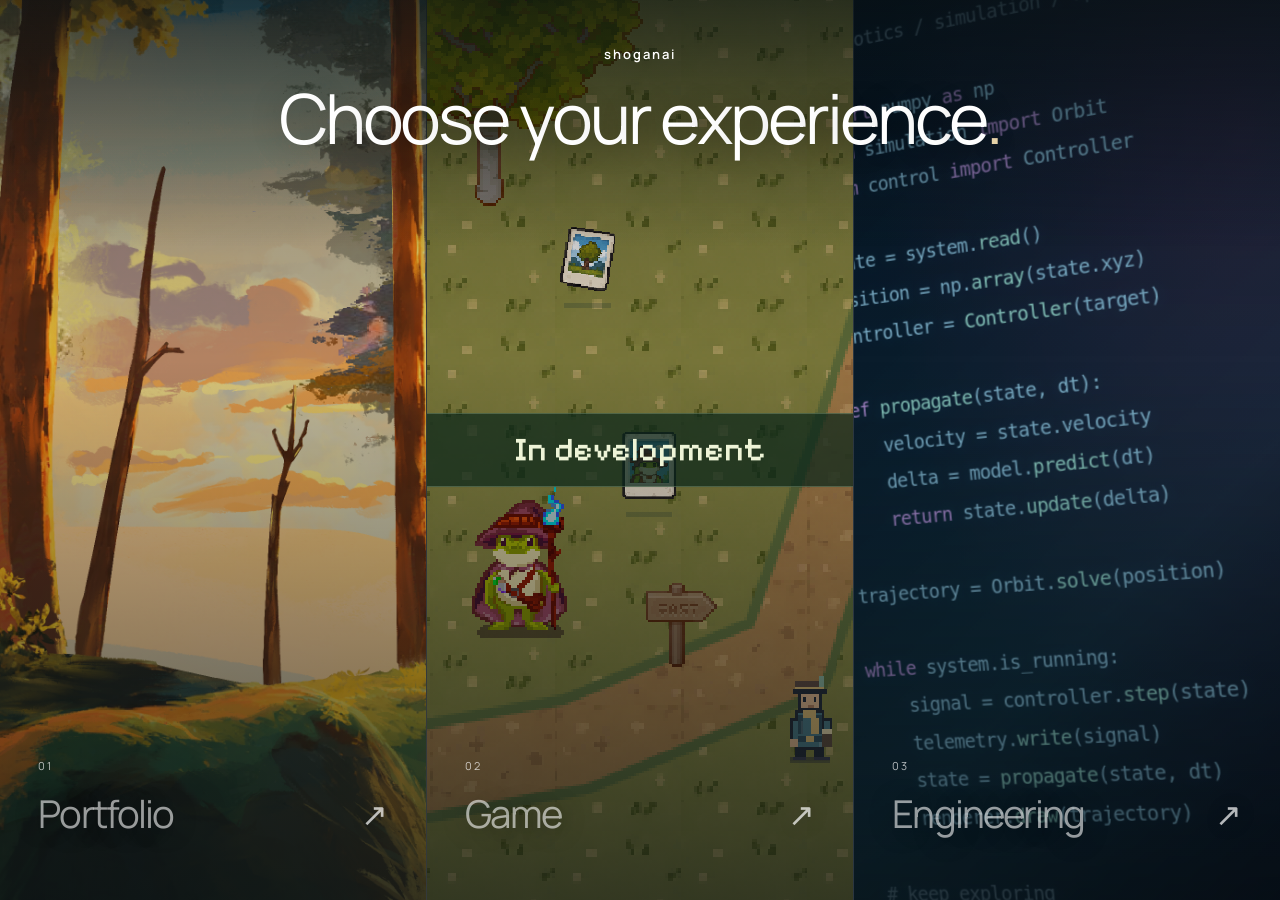
<file: index.html>
<!doctype html>
<html lang="en">
<head>
    <meta charset="utf-8">
    <meta name="viewport" content="width=device-width, initial-scale=1">
    <meta name="theme-color" content="#11191b">
    <meta name="description" content="Choose your experience: María Soriano’s art portfolio, interactive game or engineering projects.">
    <title>Shoganai — Choose your experience</title>
    <link rel="preconnect" href="https://fonts.googleapis.com">
    <link rel="preconnect" href="https://fonts.gstatic.com" crossorigin>
    <link href="https://fonts.googleapis.com/css2?family=Manrope:wght@400;500;600&family=Pixelify+Sans:wght@500&display=swap" rel="stylesheet">
    <link rel="stylesheet" href="style2.css">
</head>
<body>
    <main class="experience-screen">
        <header class="screen-heading">
            <span class="wordmark">shoganai</span>
            <h1 aria-label="Choose your experience."><span class="heading-word" aria-hidden="true"><span class="title-letter">C</span><span class="title-letter">h</span><span class="title-letter">o</span><span class="title-letter">o</span><span class="title-letter">s</span><span class="title-letter">e</span></span> <span class="heading-word" aria-hidden="true"><span class="title-letter">y</span><span class="title-letter">o</span><span class="title-letter">u</span><span class="title-letter">r</span></span> <span class="heading-word" aria-hidden="true"><span class="title-letter">e</span><span class="title-letter">x</span><span class="title-letter">p</span><span class="title-letter">e</span><span class="title-letter">r</span><span class="title-letter">i</span><span class="title-letter">e</span><span class="title-letter">n</span><span class="title-letter">c</span><span class="title-letter">e</span><span class="title-letter title-dot">.</span></span></h1>
        </header>
        <nav class="experiences" aria-label="Choose your experience">
            <a class="experience art" href="web/index.html" aria-labelledby="art-title">
                <img class="experience-image" src="assets/landing/portfolio_0.png" alt="" width="1887" height="889" fetchpriority="high" decoding="async">
                <div class="experience-caption">
                    <span class="experience-number" aria-hidden="true">01</span>
                    <h2 id="art-title">Portfolio</h2>
                    <span class="entry-arrow" aria-hidden="true">↗</span>
                </div>
            </a>
            <a class="experience game" href="game/index.html" aria-labelledby="game-title" aria-describedby="game-status">
                <img class="experience-image" src="assets/landing/game-cover.png" alt="" width="320" height="240" decoding="async">
                <span class="game-status" id="game-status">In development</span>
                <div class="experience-caption">
                    <span class="experience-number" aria-hidden="true">02</span>
                    <h2 id="game-title">Game</h2>
                    <span class="entry-arrow" aria-hidden="true">↗</span>
                </div>
            </a>
            <a class="experience engineering" href="engineering/index.html" aria-labelledby="engineering-title">
                <div class="experience-image code-scene" aria-hidden="true">
                    <pre class="code-wall"><code><span class="code-comment"># robotics / simulation / space</span>

<span class="syntax-key">import</span> numpy <span class="syntax-key">as</span> np
<span class="syntax-key">from</span> simulation <span class="syntax-key">import</span> Orbit
<span class="syntax-key">from</span> control <span class="syntax-key">import</span> Controller

state = system.<span class="syntax-call">read</span>()
position = np.<span class="syntax-call">array</span>(state.xyz)
controller = <span class="syntax-call">Controller</span>(target)

<span class="syntax-key">def</span> <span class="syntax-call">propagate</span>(state, dt):
    velocity = state.velocity
    delta = model.<span class="syntax-call">predict</span>(dt)
    <span class="syntax-key">return</span> state.<span class="syntax-call">update</span>(delta)

trajectory = Orbit.<span class="syntax-call">solve</span>(position)

<span class="syntax-key">while</span> system.is_running:
    signal = controller.<span class="syntax-call">step</span>(state)
    telemetry.<span class="syntax-call">write</span>(signal)
    state = <span class="syntax-call">propagate</span>(state, dt)
    renderer.<span class="syntax-call">draw</span>(trajectory)

<span class="code-comment"># keep exploring</span><span class="code-caret">_</span></code></pre>
                </div>
                <div class="experience-caption">
                    <span class="experience-number" aria-hidden="true">03</span>
                    <h2 id="engineering-title">Engineering</h2>
                    <span class="entry-arrow" aria-hidden="true">↗</span>
                </div>
            </a>
        </nav>
    </main>
</body>
</html>
</file>
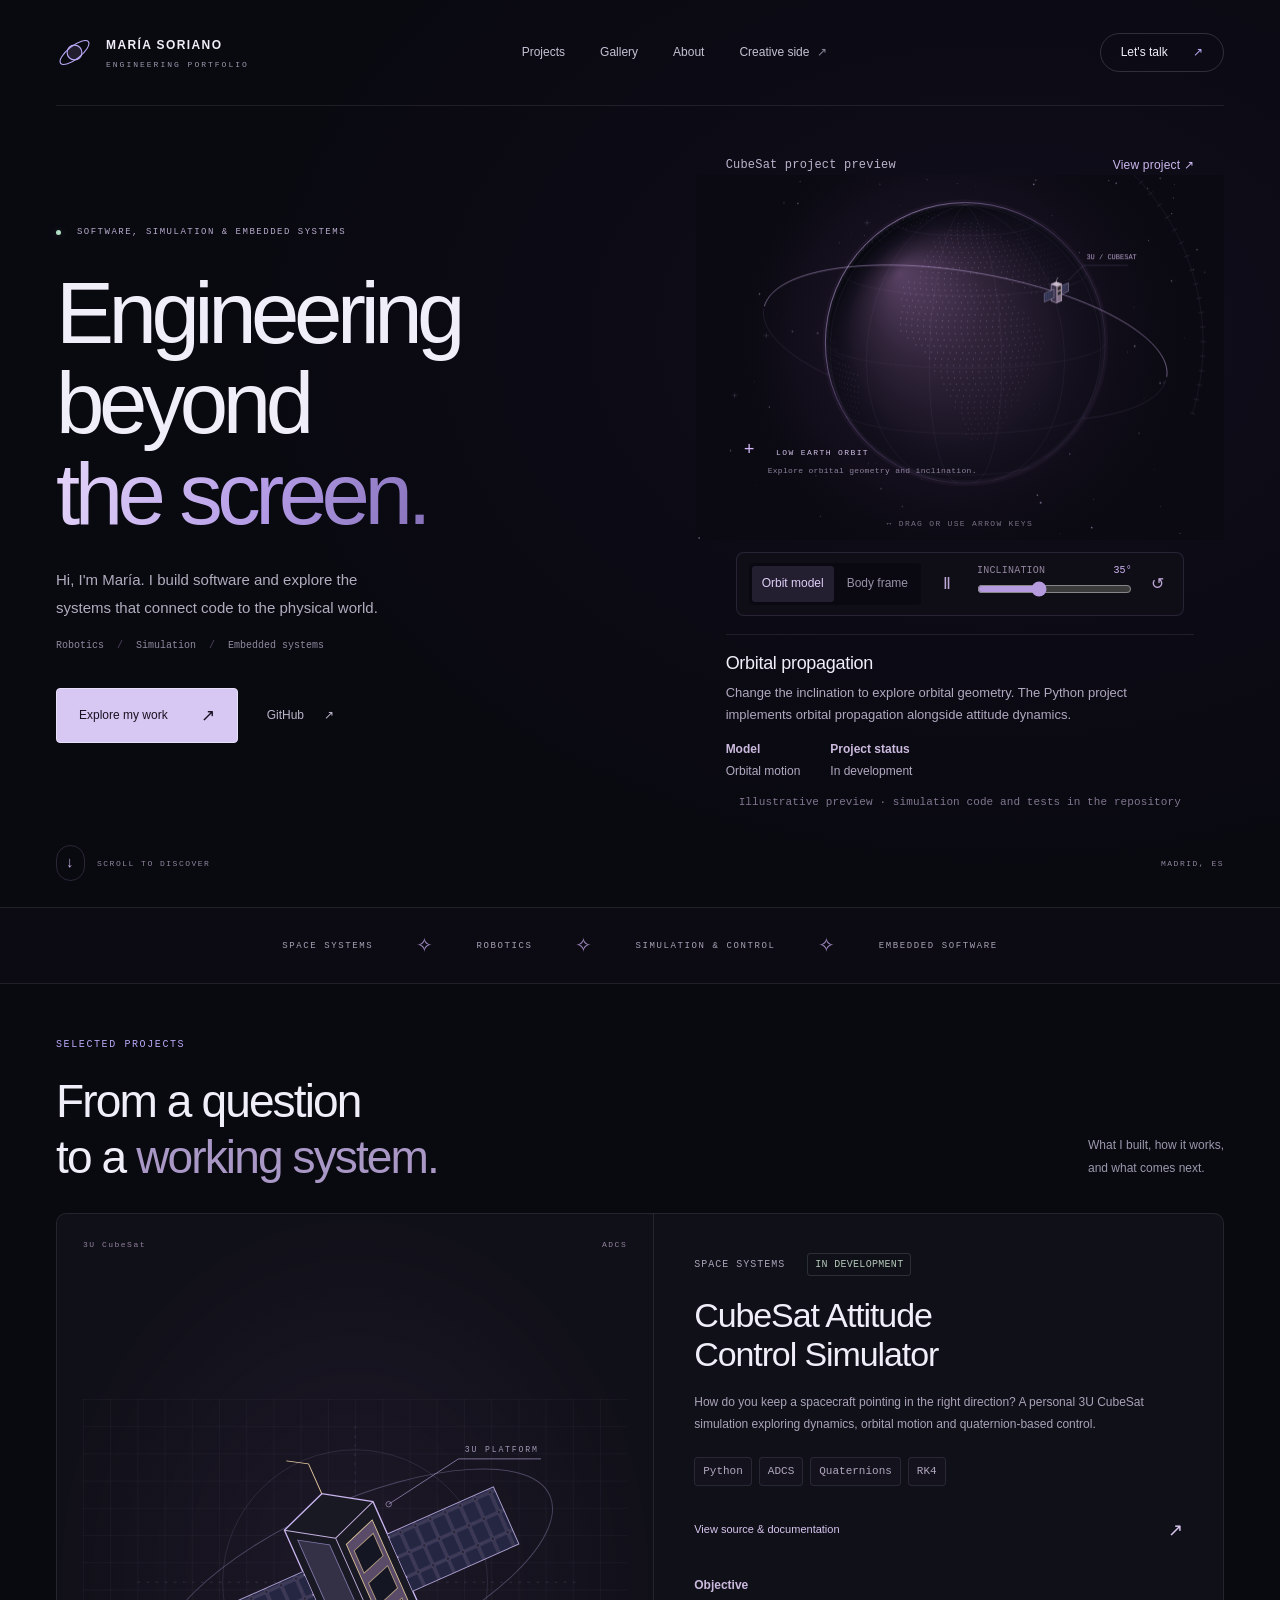
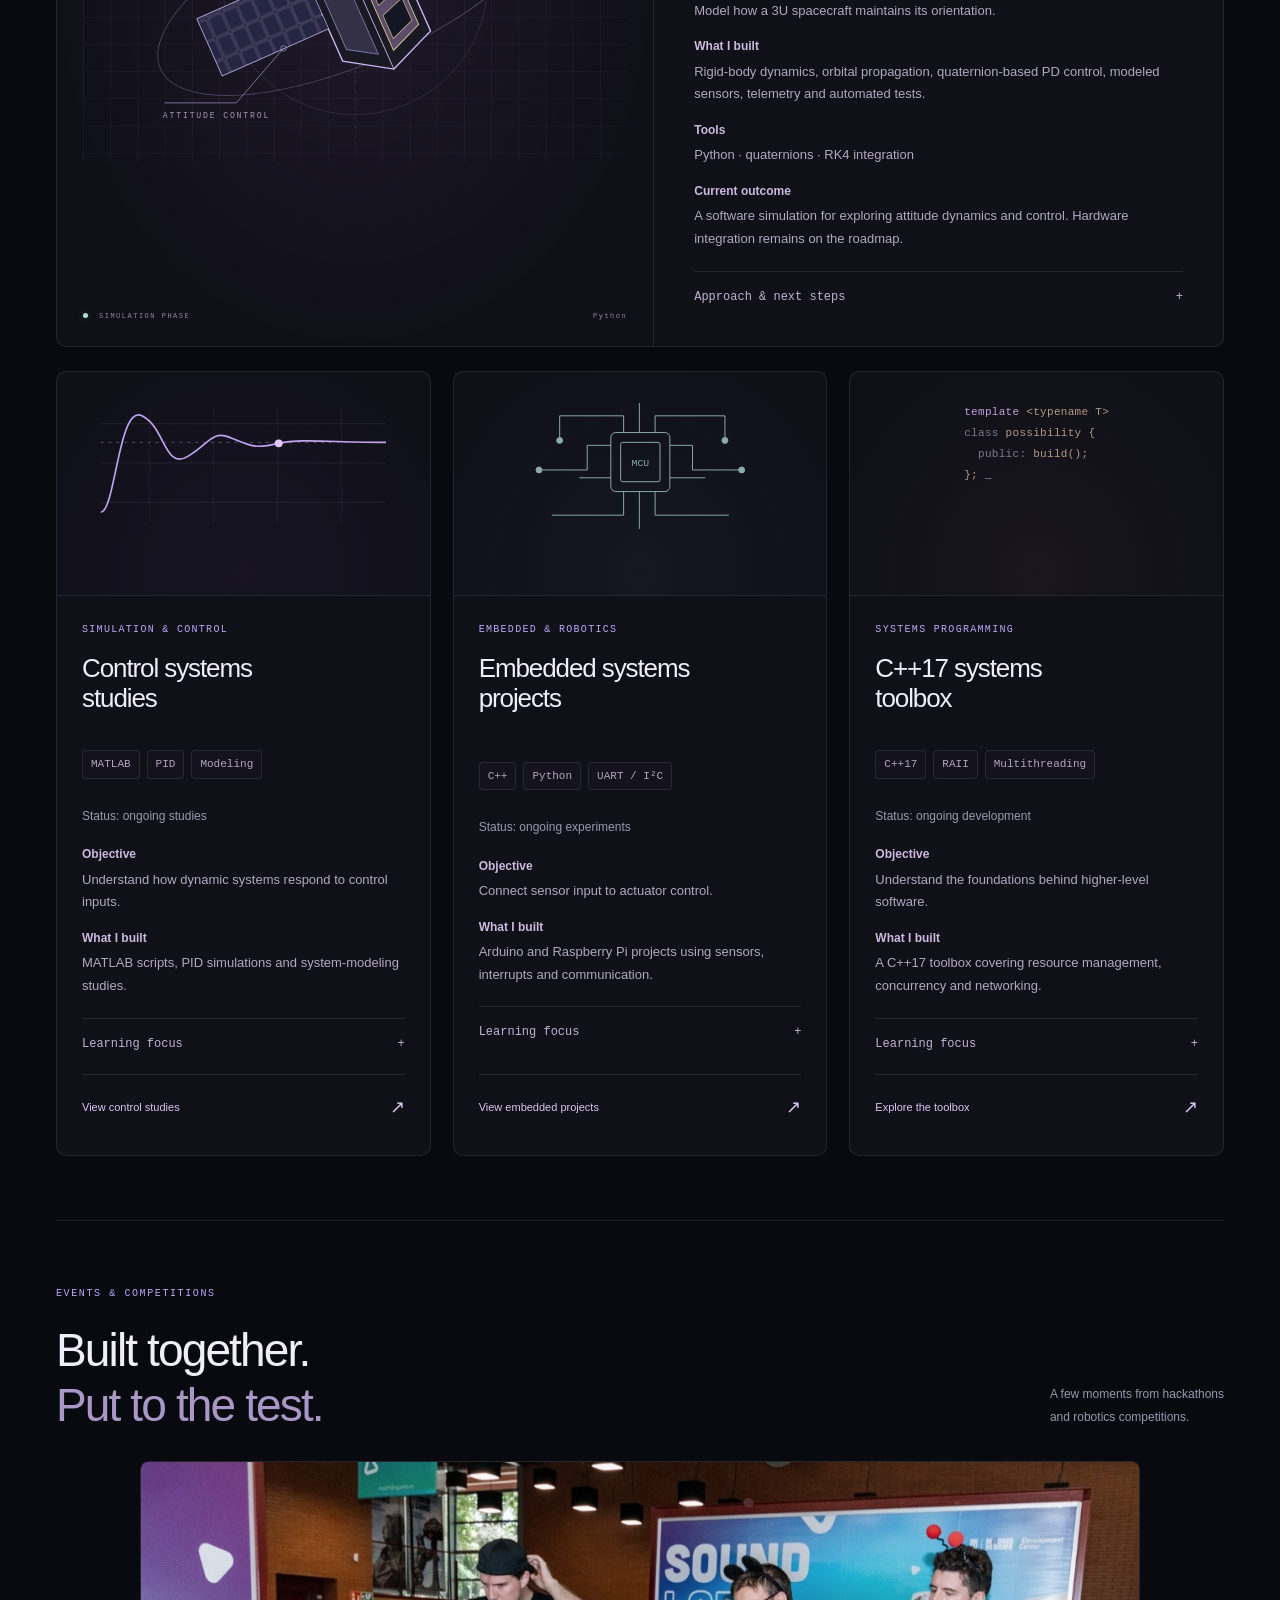
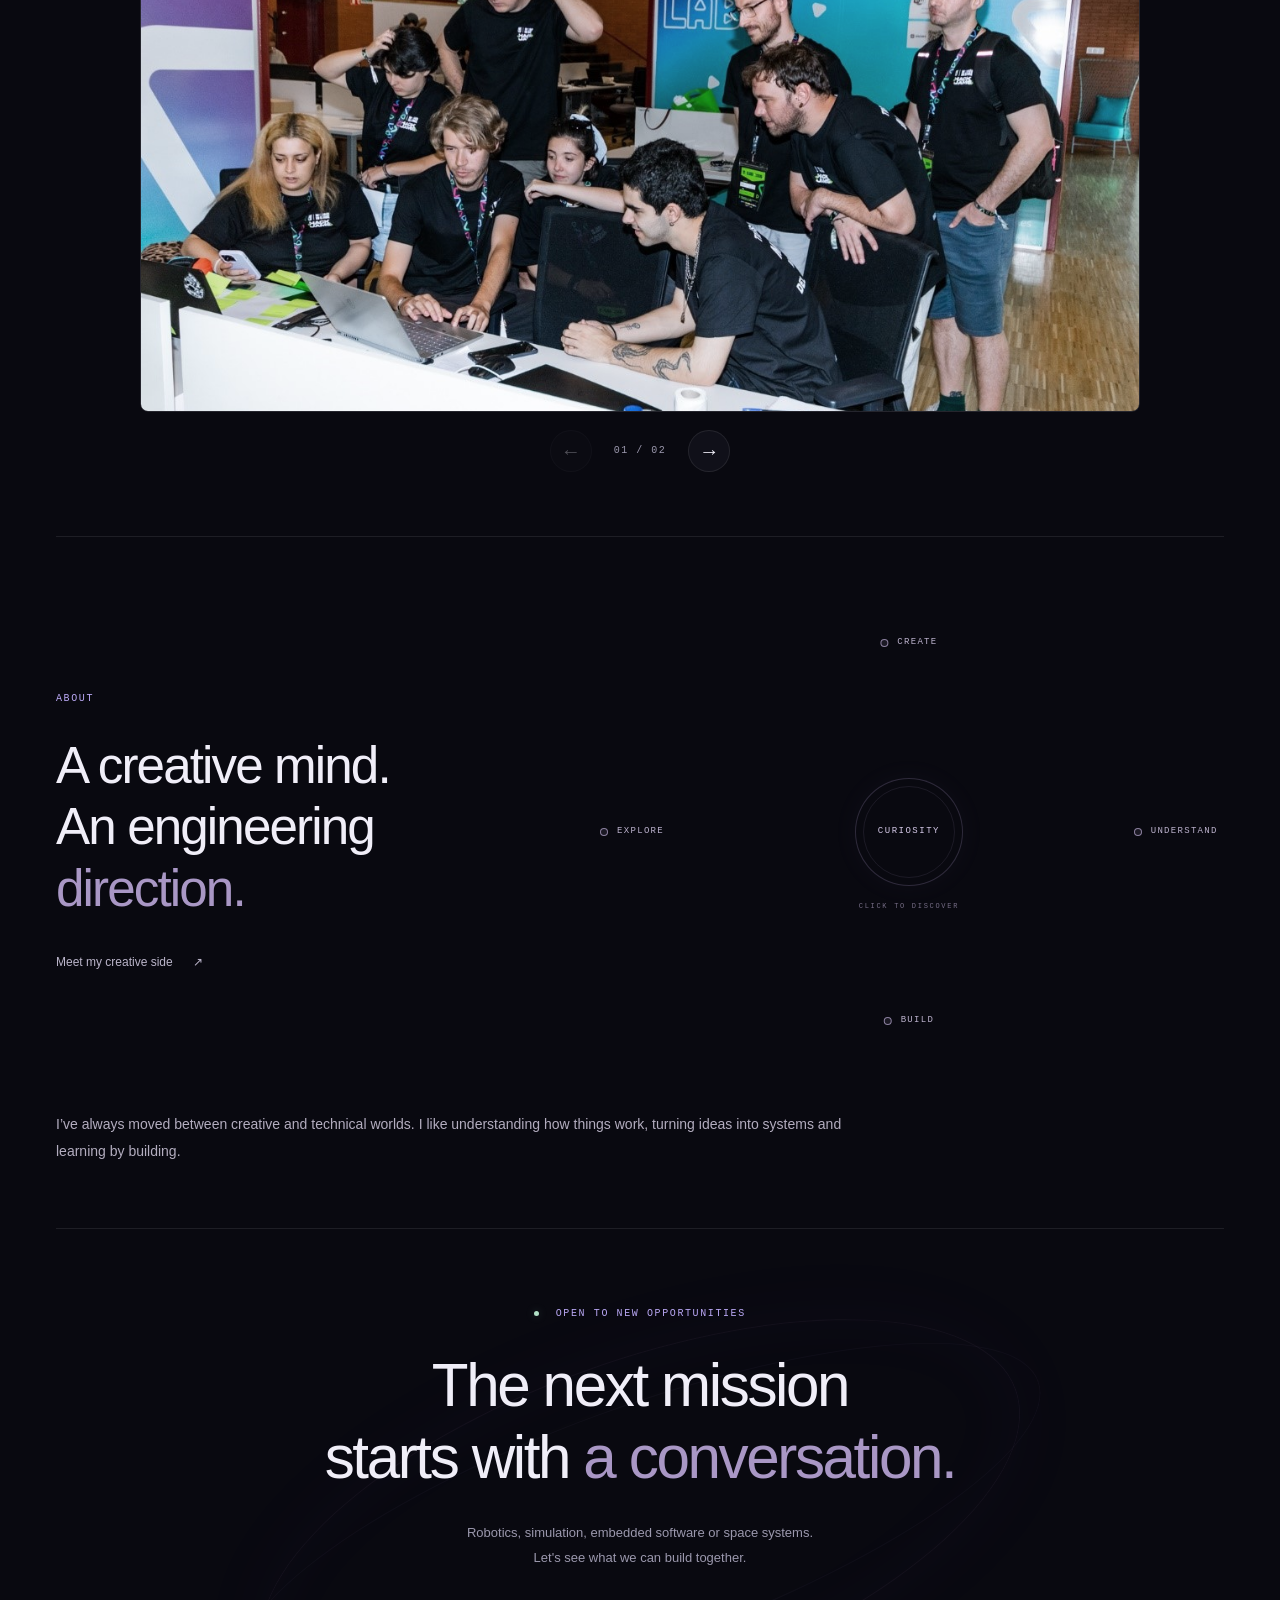
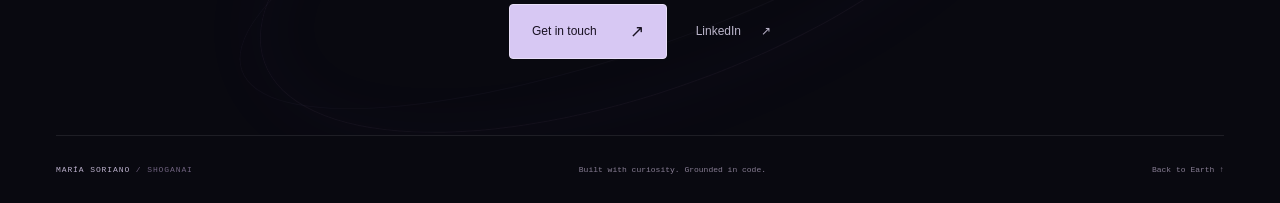
<file: engineering/index.html>
<!doctype html>
<html lang="en">

<head>
  <meta charset="utf-8">

  <meta
    name="viewport"
    content="width=device-width, initial-scale=1"
  >

  <meta
    name="theme-color"
    content="#090910"
  >

  <title>
    María Soriano — Engineering beyond the screen
  </title>

  <meta
    name="description"
    content="Software, robotics and space systems. Explore María Soriano's CubeSat attitude-control simulator, embedded projects and control studies."
  >

  <link
    rel="icon"
    href="data:image/svg+xml,%3Csvg xmlns='http://www.w3.org/2000/svg' viewBox='0 0 64 64'%3E%3Crect width='64' height='64' rx='16' fill='%23090910'/%3E%3Cellipse cx='32' cy='32' rx='27' ry='12' transform='rotate(-35 32 32)' fill='none' stroke='%23b5a2ff' stroke-width='3'/%3E%3Ccircle cx='32' cy='32' r='11' fill='%23b5a2ff'/%3E%3C/svg%3E"
  >

  <link
    rel="stylesheet"
    href="style.css"
  >

  <script
    src="orbit.js"
    defer
  ></script>
  <script src="gallery.js" defer></script>
</head>


<body>

  <a
    class="skip"
    href="#main"
  >
    Skip to content
  </a>


  <!-- ======================================================
       HEADER
  ======================================================= -->

  <header class="site-header">

    <a
      class="identity"
      href="../index.html"
      aria-label="María Soriano — choose your experience"
    >

      <svg
        viewBox="0 0 40 40"
        aria-hidden="true"
      >
        <circle
          cx="20"
          cy="20"
          r="8"
        />

        <ellipse
          cx="20"
          cy="20"
          rx="19"
          ry="7"
          transform="rotate(-38 20 20)"
        />
      </svg>


      <span>
        MARÍA SORIANO

        <span class="identity-sub">
          ENGINEERING PORTFOLIO
        </span>
      </span>

    </a>


    <nav aria-label="Main navigation">

      <a href="#projects">
        Projects
      </a>

      <a href="#gallery">
        Gallery
      </a>

      <a href="#about">
        About
      </a>

      <a href="../web/index.html">
        Creative side
        <span>↗</span>
      </a>

    </nav>


    <a
      class="header-contact"
      href="#contact"
    >
      Let's talk
      <span>↗</span>
    </a>

  </header>


  <!-- ======================================================
       MAIN
  ======================================================= -->

  <main id="main">


    <!-- ====================================================
         HERO
    ===================================================== -->

    <section
      class="hero"
      aria-labelledby="hero-title"
    >

      <div class="hero-copy">

        <p class="eyebrow">
          <span class="status-dot"></span>
          SOFTWARE, SIMULATION &amp; EMBEDDED SYSTEMS
        </p>


        <h1 id="hero-title">
          Engineering
          <br>
          beyond
          <br>
          <span>the screen.</span>
        </h1>


        <p class="intro">
          Hi, I'm María. I build software and explore
          the systems that connect code to the physical world.
        </p>


        <p class="specialties">
          Robotics
          <span>/</span>
          Simulation
          <span>/</span>
          Embedded systems
        </p>


        <div class="actions">

          <a
            class="button"
            href="#projects"
          >
            Explore my work
            <span>↗</span>
          </a>


          <a
            class="text-link"
            href="https://github.com/shoganaix"
          >
            GitHub
            <span>↗</span>
          </a>

        </div>

      </div>


      <!-- ================================================
           INTERACTIVE CUBESAT PREVIEW
      ================================================= -->

      <div
        class="orbital-lab"
        id="orbital-lab"
      >

        <div class="scene-heading">

          <span>
            CubeSat project preview
          </span>

          <a href="#cubesat">
            View project &nearr;
          </a>

        </div>


        <div class="scene-viewport">

          <div
            class="planet-fallback"
            aria-hidden="true"
          ></div>


          <canvas
            id="orbit-canvas"
            role="img"
            aria-label="Interactive illustration of Earth and an orbiting CubeSat. Drag horizontally to rotate the view. Use the controls below to change the orbit or inspect the satellite."
          ></canvas>


          <div class="scene-label">

            <span class="crosshair">
              +
            </span>

            LOW EARTH ORBIT

            <span class="scene-label-sub">
              Explore orbital geometry and inclination.
            </span>

          </div>


          <span
            class="drag-hint"
            id="drag-hint"
          >
            ↔ &nbsp; DRAG TO EXPLORE
          </span>

        </div>


        <div
          class="scene-controls"
          hidden
        >

          <div
            class="mode-switch"
            role="group"
            aria-label="Scene view"
          >

            <button
              type="button"
              data-view="orbit"
              aria-pressed="true"
            >
              Orbit model
            </button>


            <button
              type="button"
              data-view="satellite"
              aria-pressed="false"
            >
              Body frame
            </button>

          </div>


          <button
            class="motion-toggle"
            id="motion-toggle"
            type="button"
            aria-pressed="false"
            aria-label="Pause animation"
          >
            Ⅱ
          </button>


          <div class="inclination-control">

            <label for="inclination">

              INCLINATION

              <output
                id="inclination-value"
                for="inclination"
              >
                35°
              </output>

            </label>


            <input
              id="inclination"
              type="range"
              min="0"
              max="90"
              value="35"
              step="1"
            >

          </div>


          <button
            class="reset-scene"
            id="reset-scene"
            type="button"
            aria-label="Reset orbital view"
          >
            ↺
          </button>

        </div>


        <div
          class="preview-info"
          aria-live="polite"
          aria-atomic="true"
        >

          <h2 id="preview-title">
            Orbital propagation
          </h2>


          <p id="preview-description">
            Change the inclination to explore orbital geometry.
            The Python project implements orbital propagation
            alongside attitude dynamics.
          </p>


          <dl>

            <div>

              <dt id="preview-key">
                Model
              </dt>

              <dd id="preview-value">
                Orbital motion
              </dd>

            </div>


            <div>

              <dt>
                Project status
              </dt>

              <dd>
                In development
              </dd>

            </div>

          </dl>

        </div>


        <p class="scene-caption">
          Illustrative preview · simulation code and tests in the repository
        </p>


        <noscript>

          <p class="scene-caption">
            Enable JavaScript to explore the orbit.
            All projects are available below.
          </p>

        </noscript>

      </div>


      <div class="hero-bottom">

        <a href="#projects">

          <span class="scroll-mark">
            ↓
          </span>

          SCROLL TO DISCOVER

        </a>


        <span>
          MADRID, ES
        </span>

      </div>

    </section>


    <!-- ====================================================
         DISCIPLINES
    ===================================================== -->

    <div
      class="discipline-strip"
      aria-label="Areas of interest"
    >

      <span>
        SPACE SYSTEMS
      </span>

      <i>✧</i>

      <span>
        ROBOTICS
      </span>

      <i>✧</i>

      <span>
        SIMULATION &amp; CONTROL
      </span>

      <i>✧</i>

      <span>
        EMBEDDED SOFTWARE
      </span>

    </div>


    <!-- ====================================================
         PROJECTS
    ===================================================== -->

    <section
      id="projects"
      class="section projects"
    >

      <div class="section-heading">

        <div>

          <p class="eyebrow">
            SELECTED PROJECTS
          </p>


          <h2>
            From a question
            <br>
            to a
            <span>working system.</span>
          </h2>

        </div>


        <p>
          What I built, how it works,
          <br>
          and what comes next.
        </p>

      </div>


      <!-- ==================================================
           CUBESAT
      =================================================== -->

      <article
        class="featured project-card"
        id="cubesat"
      >

        <div
          class="mission-visual"
          aria-hidden="true"
        >

          <div class="visual-meta">

            <span>
              3U CubeSat
            </span>

            <span>
              ADCS
            </span>

          </div>


          <svg
            class="satellite-blueprint"
            viewBox="0 0 600 400"
          >

            <defs>

              <pattern
                id="blueprint-grid"
                width="30"
                height="30"
                patternUnits="userSpaceOnUse"
              >
                <path
                  d="M30 0H0V30"
                  fill="none"
                  stroke="#a192d9"
                  stroke-opacity=".1"
                />
              </pattern>


              <pattern
                id="solar-cells"
                width="18"
                height="24"
                patternUnits="userSpaceOnUse"
              >

                <rect
                  x="1"
                  y="1"
                  width="16"
                  height="22"
                  fill="#252642"
                  stroke="#7e76a7"
                  stroke-width=".6"
                />

              </pattern>

            </defs>


            <rect
              width="600"
              height="400"
              fill="url(#blueprint-grid)"
            />


            <g
              fill="none"
              stroke="#9b8fc0"
            >

              <ellipse
                cx="300"
                cy="202"
                rx="235"
                ry="88"
                transform="rotate(-24 300 202)"
                opacity=".4"
              />

              <circle
                cx="300"
                cy="202"
                r="146"
                opacity=".18"
              />

              <path
                d="M300 30V380M60 202H550"
                stroke-dasharray="3 7"
                opacity=".2"
              />

            </g>


            <g
              transform="translate(294 198) rotate(-24)"
            >

              <path
                d="M-44-78L10-98 58-67V89L4 111-44 80Z"
                fill="#181923"
                stroke="#cab5f0"
                stroke-width="1.5"
              />

              <path
                d="M-44-78L4-47 58-67M4-47V111"
                fill="none"
                stroke="#c7b2e1"
              />

              <path
                d="M12-36L49-49V77L12 92Z"
                fill="#5a4b68"
                stroke="#d7be96"
              />

              <path
                d="M-35-62L-5-43V89L-35 70Z"
                fill="#343045"
                stroke="#7e76a7"
              />

              <path
                d="M17-26L44-35V-8L17 1ZM17 13L44 4V31L17 40ZM17 52L44 43V70L17 80Z"
                fill="#151624"
                stroke="#b0997d"
              />

              <path
                d="M-44-28H-172V41H-44M58-28H186V41H58"
                fill="url(#solar-cells)"
                stroke="#b1a2d3"
              />

              <path
                d="M10-98V-134M10-134L-11-147"
                fill="none"
                stroke="#e6c9a1"
              />

            </g>


            <g
              stroke="#b7a3da"
              stroke-width=".7"
              fill="none"
            >

              <path
                d="M337 116L414 66H505"
              />

              <circle
                cx="337"
                cy="116"
                r="3"
              />

              <path
                d="M221 275L169 335H90"
              />

              <circle
                cx="221"
                cy="275"
                r="3"
              />

            </g>


            <g
              fill="#a296b5"
              font-family="monospace"
              font-size="9"
              letter-spacing="2"
            >

              <text
                x="421"
                y="58"
              >
                3U PLATFORM
              </text>


              <text
                x="88"
                y="352"
              >
                ATTITUDE CONTROL
              </text>

            </g>

          </svg>


          <div class="visual-footer">

            <span class="status-dot"></span>

            SIMULATION PHASE

            <span>
              Python
            </span>

          </div>

        </div>


        <div class="mission-copy">

          <p class="eyebrow">

            SPACE SYSTEMS

            <span class="badge">
              IN DEVELOPMENT
            </span>

          </p>


          <h3>
            CubeSat Attitude
            <br>
            Control Simulator
          </h3>


          <p>
            How do you keep a spacecraft pointing in the right direction?
            A personal 3U CubeSat simulation exploring dynamics,
            orbital motion and quaternion-based control.
          </p>


          <ul class="tags">

            <li>
              Python
            </li>

            <li>
              ADCS
            </li>

            <li>
              Quaternions
            </li>

            <li>
              RK4
            </li>

          </ul>


          <a
            class="project-link"
            href="https://github.com/shoganaix/CubeSat-Attitude-Control-Simulator"
          >
            View source &amp; documentation
            <span>↗</span>
          </a>


          <dl class="project-facts">

            <div>

              <dt>
                Objective
              </dt>

              <dd>
                Model how a 3U spacecraft maintains its orientation.
              </dd>

            </div>


            <div>

              <dt>
                What I built
              </dt>

              <dd>
                Rigid-body dynamics, orbital propagation,
                quaternion-based PD control, modeled sensors,
                telemetry and automated tests.
              </dd>

            </div>


            <div>

              <dt>
                Tools
              </dt>

              <dd>
                Python · quaternions · RK4 integration
              </dd>

            </div>


            <div>

              <dt>
                Current outcome
              </dt>

              <dd>
                A software simulation for exploring attitude
                dynamics and control. Hardware integration
                remains on the roadmap.
              </dd>

            </div>

          </dl>


          <details>

            <summary>
              Approach &amp; next steps
              <span>+</span>
            </summary>


            <p>
              <strong>Approach:</strong>
              model rigid-body motion, integrate the dynamics
              and apply PD control to spacecraft orientation.
              Telemetry and automated tests support inspection
              of the implementation.
            </p>


            <p>
              <strong>Next steps:</strong>
              sensor-based estimation, a MATLAB/Simulink twin
              and an ESP32 firmware port.
            </p>

          </details>

        </div>

      </article>


      <!-- ==================================================
           SECONDARY PROJECTS
      =================================================== -->

      <div class="project-grid">


        <!-- CONTROL SYSTEMS -->

        <article class="project-card compact-card">

          <div
            class="mini-visual control-visual"
            aria-hidden="true"
          >

            <svg viewBox="0 0 330 145">

              <path
                class="plot-grid"
                d="M20 30H310M20 70H310M20 110H310M70 15V130M135 15V130M200 15V130M265 15V130"
              />

              <path
                class="plot-target"
                d="M20 49H310"
              />

              <path
                class="plot-wave"
                d="M20 120C35 120 38 10 62 22S85 78 109 63S133 36 154 45S179 55 201 50S255 49 310 49"
              />

              <circle
                cx="201"
                cy="50"
                r="4"
              />

            </svg>

          </div>


          <div class="compact-copy">

            <p class="eyebrow">
              SIMULATION &amp; CONTROL
            </p>


            <h3>
              Control systems
              <br>
              studies
            </h3>


            <ul class="tags">
              <li>MATLAB</li>
              <li>PID</li>
              <li>Modeling</li>
            </ul>


            <p class="project-status">
              Status: ongoing studies
            </p>


            <dl class="project-facts">

              <div>

                <dt>
                  Objective
                </dt>

                <dd>
                  Understand how dynamic systems
                  respond to control inputs.
                </dd>

              </div>


              <div>

                <dt>
                  What I built
                </dt>

                <dd>
                  MATLAB scripts, PID simulations
                  and system-modeling studies.
                </dd>

              </div>

            </dl>


            <details>

              <summary>
                Learning focus
                <span>+</span>
              </summary>

              <p>
                Relate system models and controller
                behavior through simulation.
              </p>

            </details>


            <a
              class="project-link"
              href="https://github.com/shoganaix/control-systems-and-automation"
            >
              View control studies
              <span>↗</span>
            </a>

          </div>

        </article>


        <!-- EMBEDDED -->

        <article class="project-card compact-card">

          <div
            class="mini-visual embedded-visual"
            aria-hidden="true"
          >

            <svg viewBox="0 0 330 145">

              <g
                fill="none"
                stroke="currentColor"
              >

                <rect
                  x="135"
                  y="39"
                  width="60"
                  height="60"
                  rx="5"
                />

                <rect
                  x="145"
                  y="49"
                  width="40"
                  height="40"
                  rx="2"
                />

                <path
                  d="M148 39V22H83V44M164 39V9M180 39V22H251V44M148 99V123H75M164 99V137M180 99V123H255M135 52H111V77H62M135 85H103M195 52H218V77H268M195 85H231"
                />


                <g fill="currentColor">

                  <circle
                    cx="83"
                    cy="47"
                    r="3"
                  />

                  <circle
                    cx="251"
                    cy="47"
                    r="3"
                  />

                  <circle
                    cx="62"
                    cy="77"
                    r="3"
                  />

                  <circle
                    cx="268"
                    cy="77"
                    r="3"
                  />

                </g>

              </g>


              <text
                x="165"
                y="73"
                text-anchor="middle"
                fill="currentColor"
                font-family="monospace"
                font-size="10"
              >
                MCU
              </text>

            </svg>

          </div>


          <div class="compact-copy">

            <p class="eyebrow">
              EMBEDDED &amp; ROBOTICS
            </p>


            <h3>
              Embedded systems
              <br>
              projects
            </h3>


            <ul class="tags">
              <li>C++</li>
              <li>Python</li>
              <li>UART / I²C</li>
            </ul>


            <p class="project-status">
              Status: ongoing experiments
            </p>


            <dl class="project-facts">

              <div>

                <dt>
                  Objective
                </dt>

                <dd>
                  Connect sensor input to actuator control.
                </dd>

              </div>


              <div>

                <dt>
                  What I built
                </dt>

                <dd>
                  Arduino and Raspberry Pi projects using
                  sensors, interrupts and communication.
                </dd>

              </div>

            </dl>


            <details>

              <summary>
                Learning focus
                <span>+</span>
              </summary>

              <p>
                Explore the path from sensing and
                communication to actuator control.
              </p>

            </details>


            <a
              class="project-link"
              href="https://github.com/shoganaix/microprocessors-and-microcontrollers"
            >
              View embedded projects
              <span>↗</span>
            </a>

          </div>

        </article>


        <!-- SYSTEMS PROGRAMMING -->

        <article class="project-card compact-card">

          <div
            class="mini-visual systems-visual"
            aria-hidden="true"
          >

            <div class="code-art">

              <span>
                template
              </span>

              &lt;typename T&gt;
              <br>

              <span class="code-dim">
                class
              </span>

              possibility {
              <br>

              &nbsp;

              <span class="code-dim">
                public:
              </span>

              build();

              <br>

              };

              <span class="code-cursor">
                _
              </span>

            </div>

          </div>


          <div class="compact-copy">

            <p class="eyebrow">
              SYSTEMS PROGRAMMING
            </p>


            <h3>
              C++17 systems
              <br>
              toolbox
            </h3>


            <ul class="tags">
              <li>C++17</li>
              <li>RAII</li>
              <li>Multithreading</li>
            </ul>


            <p class="project-status">
              Status: ongoing development
            </p>


            <dl class="project-facts">

              <div>

                <dt>
                  Objective
                </dt>

                <dd>
                  Understand the foundations behind
                  higher-level software.
                </dd>

              </div>


              <div>

                <dt>
                  What I built
                </dt>

                <dd>
                  A C++17 toolbox covering resource management,
                  concurrency and networking.
                </dd>

              </div>

            </dl>


            <details>

              <summary>
                Learning focus
                <span>+</span>
              </summary>

              <p>
                Explore ownership, thread coordination
                and network programming.
              </p>

            </details>


            <a
              class="project-link"
              href="https://github.com/shoganaix/42libftpp"
            >
              Explore the toolbox
              <span>↗</span>
            </a>

          </div>

        </article>

      </div>

    </section>


    <!-- ====================================================
         EVENTS & COMPETITIONS
    ===================================================== -->

    <section id="gallery" class="section event-gallery" aria-labelledby="gallery-title">
      <div class="section-heading">
        <div>
          <p class="eyebrow">EVENTS &amp; COMPETITIONS</p>
          <h2 id="gallery-title">Built together.<br><span>Put to the test.</span></h2>
        </div>
        <p>A few moments from hackathons<br>and robotics competitions.</p>
      </div>

      <div class="event-carousel">
      <div class="event-gallery-track" id="event-gallery-track" role="region" aria-roledescription="carousel" aria-label="Events and competitions photos" tabindex="0">
        <figure class="event-entry" role="group" aria-roledescription="slide" aria-label="1 of 2: Hackathon winner">
          <a class="event-photo" href="Foto.jpg" target="_blank" rel="noopener" aria-label="View the hackathon team photo at full size (opens in a new tab)">
            <img src="Foto.jpg" alt="Hackathon team gathered around laptops, working on a project together." width="1188" height="792" loading="lazy" decoding="async">
          </a>
          <figcaption>
            <div class="event-meta"><span>HACKATHON</span><span class="event-award">WINNER</span></div>
            <p>A moment from a hackathon I won, working with a team to bring a project to life.</p>
          </figcaption>
        </figure>

        <figure class="event-entry" role="group" aria-roledescription="slide" aria-label="2 of 2: Robotics competition">
          <a class="event-photo" href="Cybertech.jpg" target="_blank" rel="noopener" aria-label="View the robotics competition photo at full size (opens in a new tab)">
            <img src="Cybertech.jpg" alt="Robots with exposed electronics and custom chassis on a yellow competition arena." width="1024" height="758" loading="lazy" decoding="async">
          </a>
          <figcaption>
            <div class="event-meta"><span>ROBOTICS COMPETITION</span></div>
            <p>My robotics competition experience, bringing code, electronics and mechanics together.</p>
          </figcaption>
        </figure>
      </div>
      <div class="event-gallery-controls" hidden>
        <button type="button" class="gallery-previous" aria-label="Previous photo" aria-controls="event-gallery-track">←</button>
        <span class="gallery-counter" role="status" aria-live="polite" aria-atomic="true">01 / 02</span>
        <button type="button" class="gallery-next" aria-label="Next photo" aria-controls="event-gallery-track">→</button>
      </div>
      </div>
    </section>

    <!-- ====================================================
         ABOUT
    ===================================================== -->

    <section
      id="about"
      class="section about"
      aria-labelledby="about-title"
    >

      <div class="about-heading">

        <p class="eyebrow">
          ABOUT
        </p>


        <h2 id="about-title">
          A creative mind.
          <br>
          An engineering
          <br>
          <span>direction.</span>
        </h2>


        <a
          class="text-link"
          href="../web/about.html"
        >
          Meet my creative side
          <span>↗</span>
        </a>

      </div>


      <!-- ==================================================
           CONSTELLATION
      =================================================== -->

      <div
        class="constellation"
        aria-label="A constellation of ideas: create, understand, build and explore"
      >

        <!-- CONNECTIONS -->

        <svg
          class="constellation-lines"
          viewBox="0 0 600 440"
          preserveAspectRatio="none"
          aria-hidden="true"
        >

          <path
            class="line-create"
            d="M300 220 L300 100"
          />

          <path
            class="line-understand"
            d="M300 220 L450 220"
          />

          <path
            class="line-build"
            d="M300 220 L300 340"
          />

          <path
            class="line-explore"
            d="M300 220 L150 220"
          />

        </svg>


        <!-- ONLY INTERACTIVE ELEMENT -->

        <details class="constellation-center">

          <summary>
            CURIOSITY
          </summary>

        </details>


        <!-- CREATE -->

        <div class="constellation-node node-create">

          <div class="node-title">
            CREATE
          </div>

          <p>
            I like turning ideas into things people can see,
            use or interact with.
          </p>

        </div>


        <!-- UNDERSTAND -->

        <div class="constellation-node node-understand">

          <div class="node-title">
            UNDERSTAND
          </div>

          <p>
            I enjoy getting close to how systems work,
            from software abstractions to physical behaviour.
          </p>

        </div>


        <!-- BUILD -->

        <div class="constellation-node node-build">

          <div class="node-title">
            BUILD
          </div>

          <p>
            I learn best by making things,
            breaking them, rebuilding them
            and understanding why.
          </p>

        </div>


        <!-- EXPLORE -->

        <div class="constellation-node node-explore">

          <div class="node-title">
            EXPLORE
          </div>

          <p>
            I’m drawn to robotics, electronics,
            space and anything that lets
            software leave the screen.
          </p>

        </div>

      </div>


      <p class="about-note">
        I’ve always moved between creative and technical worlds.
        I like understanding how things work,
        turning ideas into systems and learning by building.
      </p>

    </section>


    <!-- ====================================================
         CONTACT
    ===================================================== -->

    <section
      id="contact"
      class="section contact"
    >

      <div
        class="contact-orbit"
        aria-hidden="true"
      ></div>


      <p class="eyebrow">
        <span class="status-dot"></span>
        OPEN TO NEW OPPORTUNITIES
      </p>


      <h2>
        The next mission
        <br>
        starts with
        <span>a conversation.</span>
      </h2>


      <p>
        Robotics, simulation, embedded software or space systems.
        <br>
        Let's see what we can build together.
      </p>


      <div class="actions">

        <a
          class="button"
          href="../web/contact.html"
        >
          Get in touch
          <span>↗</span>
        </a>


        <a
          class="text-link"
          href="https://es.linkedin.com/in/maria-soriano-palacios"
        >
          LinkedIn
          <span>↗</span>
        </a>

      </div>

    </section>

  </main>


  <!-- ======================================================
       FOOTER
  ======================================================= -->

  <footer>

    <a href="../index.html">
      MARÍA SORIANO
      <span>
        / SHOGANAI
      </span>
    </a>


    <span>
      Built with curiosity. Grounded in code.
    </span>


    <a href="#main">
      Back to Earth ↑
    </a>

  </footer>

</body>

</html>
</file>
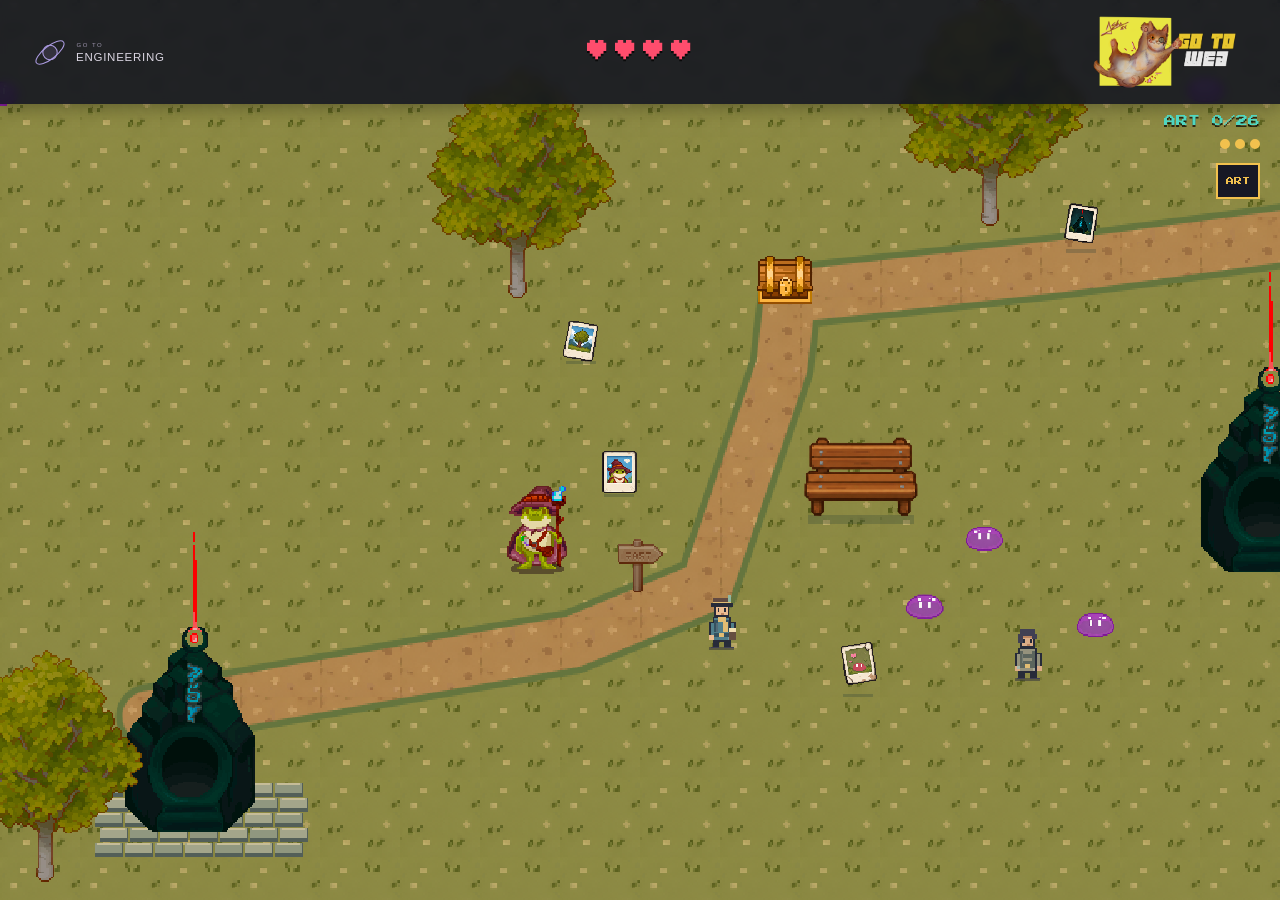
<file: game/index.html>
<!DOCTYPE html>
<html lang="en">
<head>
	<meta charset="UTF-8" />
	<meta name="viewport" content="width=device-width, initial-scale=1">
	<title>Shoganai — Game Portfolio</title>
	<meta name="description" content="An interactive game-like portfolio. Talk to NPCs, defeat enemies, collect artworks and explore Shoganai's world." />
	<link rel="preconnect" href="https://fonts.googleapis.com">
	<link rel="preconnect" href="https://fonts.gstatic.com" crossorigin>
	<link href="https://fonts.googleapis.com/css2?family=Press+Start+2P&display=swap" rel="stylesheet">
	<link rel="stylesheet" href="css/style.css">
</head>
<body>
	<nav class="game-navbar" aria-label="Main navigation">
		<div class="game-nav-inner">
			<a class="game-engineering-link" href="../engineering/index.html" aria-label="Go to Engineering"><img src="../assets/engineering-logo.svg" alt="" width="360" height="150"></a>
            <a class="game-brand" href="../web/index.html" aria-label="Go to Web"></a>
		</div>
	</nav>

	<!-- HUD -->
	<div id="hud">
		<div id="hud-hearts" aria-label="Health"></div>
		<div id="hud-gems" aria-label="Unlocked artworks"></div>
		<div id="hud-orbs" aria-label="Orbs"></div>
        <div id="hud-pulse" class="hidden" aria-live="polite"></div>
		<button id="artwork-open" type="button">ART</button>
		<div id="hint" class="hidden"></div>
	</div>

	<div id="artwork-gallery" class="hidden" aria-hidden="true">
		<div class="artwork-panel">
			<button id="artwork-close" type="button" aria-label="Close artwork gallery">X</button>
			<h2>Unlocked Artworks <span id="artwork-count"></span></h2>
			<div id="artwork-grid"></div>
			<p>Press G to close</p>
		</div>
	</div>

	<div id="game-wrap">
		<canvas id="myCanvas" width="640" height="360"></canvas>

		<!-- Dialogue -->
		<div id="dialogue-box" class="hidden">
			<div id="dialogue-name"></div>
			<p id="dialogue-text"></p>
			<span id="dialogue-next"></span>
		</div>

		<!-- Pause / menu -->
		<div id="pause-overlay" class="hidden">
			<h1 class="pause-title">Paused</h1>
			<ul class="controls">
				<li><span>WASD / Arrows</span> move</li>
				<li><span>E</span> interact</li>
                <li><span>SPACE</span> attack — projectiles follow your mouse cursor</li>
                <li><span>F</span> arcane pulse (unlock at the west tower)</li>
                <li><span>E at bench</span> rest and recover health</li>
				<li><span>ESC</span> pause</li>
			</ul>
			<div class="pause-actions">
				<button id="btn-resume" class="pixel-btn">Resume</button>
				<a id="btn-switch-web" class="pixel-btn" href="../web/index.html">Switch to Web</a>
				<button id="btn-restart" class="pixel-btn" onclick="window.location.reload()">Restart</button>
			</div>
			<p class="pause-note">
                Collect five artworks, speak to the Sage and unlock the west tower's pulse. Defeat the east tower's wave and collect every artwork to restore the valley.
			</p>
		</div>
	</div>

	<div id="mobile-controls" aria-label="Touch controls">
		<div id="touch-joystick" aria-label="Move">
			<div id="touch-knob"></div>
		</div>
		<div class="mobile-actions">
			<button id="touch-interact" type="button">E</button>
			<button id="touch-sprint" class="touch-sprint" type="button" aria-label="Hold to sprint">RUN</button>
			<button id="touch-shoot" type="button">ORB</button>
            <button id="touch-pulse" class="hidden" type="button" aria-label="Arcane pulse">
                <span class="pulse-icon" aria-hidden="true"></span>
                <span class="pulse-label">PULSE</span>
                <span class="pulse-state">READY</span>
            </button>
		</div>
	</div>

	<script src="js/config.js"></script>
	<script src="js/input.js"></script>
	<script src="js/helper.js"></script>
	<script src="js/camera.js"></script>
	<script src="js/placeholder.js"></script>
    <script src="js/pixel-art.js"></script>
	<script src="js/data/dialogues.js"></script>
	<script src="js/systems/dialogue.js"></script>
	<script src="js/systems/hud.js"></script>
	<script src="js/entities/entity.js"></script>
	<script src="js/entities/interactable.js"></script>
	<script src="js/entities/tree.js"></script>
	<script src="js/entities/gem.js"></script>
	<script src="js/entities/npc.js"></script>
	<script src="js/entities/enemy.js"></script>
	<script src="js/entities/projectile.js"></script>
	<script src="js/entities/player.js"></script>
	<script src="js/scene.js"></script>
	<script src="js/main.js"></script>
</body>
</html>
</file>
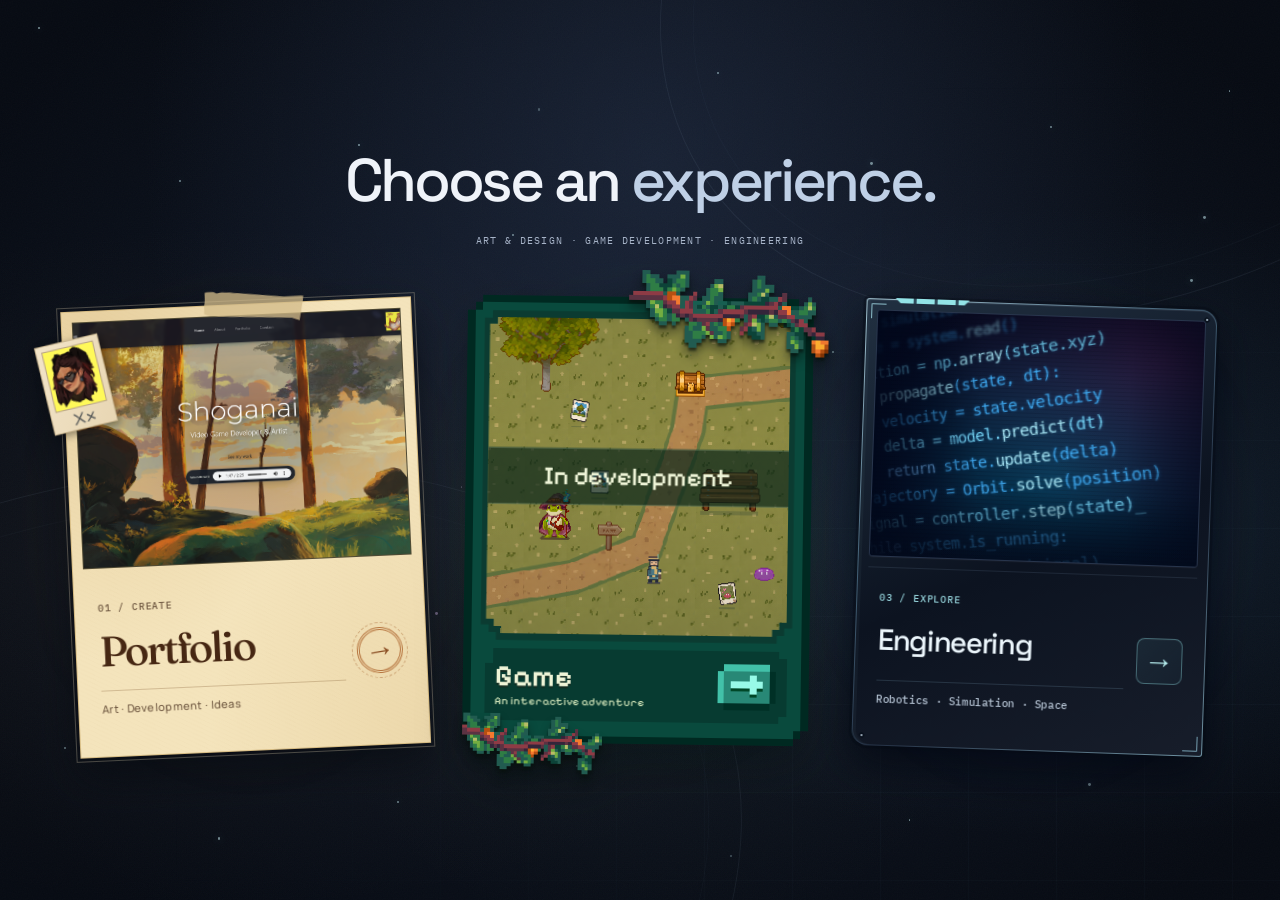
<file: index2.html>
<!doctype html>
<html lang="en">
<head>
    <meta charset="utf-8">
    <meta name="viewport" content="width=device-width, initial-scale=1">
    <meta name="theme-color" content="#090f1a">
    <title> &mdash; Choose an experience.</title>
    <meta name="description" content="Three worlds, one creator. Explore María Soriano's art portfolio, step into her interactive adventure, or discover engineering, robotics and space systems.">
    <link rel="preconnect" href="https://fonts.googleapis.com">
    <link rel="preconnect" href="https://fonts.gstatic.com" crossorigin>
    <link href="https://fonts.googleapis.com/css2?family=Manrope:wght@400;500;600&family=Space+Grotesk:wght@400;500;600&family=Fraunces:wght@500;600&family=Pixelify+Sans:wght@500;600&family=IBM+Plex+Mono:wght@400;500&display=swap" rel="stylesheet">
    <link rel="stylesheet" href="style.css">
    <script src="landing.js" defer></script>
</head>
<body>
    <main class="choice-page">
        <div class="tech-backdrop" aria-hidden="true">
            <div class="world-glow"></div>
            <div class="ambient-orbit orbit-one"></div>
            <div class="ambient-orbit orbit-two"></div>
        </div>
        <div class="fireflies" aria-hidden="true">
            <i style="--x:3%;--y:3%;--delay:-0.0s;--duration:16s;--size:1.5px;--drift:-22px"></i>
            <i style="--x:40%;--y:26%;--delay:-1.7s;--duration:19s;--size:2.2px;--drift:-11px"></i>
            <i style="--x:77%;--y:49%;--delay:-3.4s;--duration:22s;--size:2.9px;--drift:0px"></i>
            <i style="--x:20%;--y:72%;--delay:-5.1s;--duration:25s;--size:1.5px;--drift:11px"></i>
            <i style="--x:57%;--y:95%;--delay:-6.8s;--duration:28s;--size:2.2px;--drift:22px"></i>
            <i style="--x:94%;--y:24%;--delay:-8.5s;--duration:31s;--size:2.9px;--drift:-22px"></i>
            <i style="--x:37%;--y:47%;--delay:-10.2s;--duration:34s;--size:1.5px;--drift:-11px"></i>
            <i style="--x:74%;--y:70%;--delay:-11.9s;--duration:16s;--size:2.2px;--drift:0px"></i>
            <i style="--x:17%;--y:93%;--delay:-13.6s;--duration:19s;--size:2.9px;--drift:11px"></i>
            <i style="--x:54%;--y:22%;--delay:-15.3s;--duration:22s;--size:1.5px;--drift:22px"></i>
            <i style="--x:91%;--y:45%;--delay:-17.0s;--duration:25s;--size:2.2px;--drift:-22px"></i>
            <i style="--x:34%;--y:68%;--delay:-18.7s;--duration:28s;--size:2.9px;--drift:-11px"></i>
            <i style="--x:71%;--y:91%;--delay:-20.4s;--duration:31s;--size:1.5px;--drift:0px"></i>
            <i style="--x:14%;--y:20%;--delay:-22.1s;--duration:34s;--size:2.2px;--drift:11px"></i>
            <i style="--x:51%;--y:43%;--delay:-23.8s;--duration:16s;--size:2.9px;--drift:22px"></i>
            <i style="--x:88%;--y:66%;--delay:-25.5s;--duration:19s;--size:1.5px;--drift:-22px"></i>
            <i style="--x:31%;--y:89%;--delay:-27.2s;--duration:22s;--size:2.2px;--drift:-11px"></i>
            <i style="--x:68%;--y:18%;--delay:-28.9s;--duration:25s;--size:2.9px;--drift:0px"></i>
            <i style="--x:11%;--y:41%;--delay:-30.6s;--duration:28s;--size:1.5px;--drift:11px"></i>
            <i style="--x:48%;--y:64%;--delay:-32.3s;--duration:31s;--size:2.2px;--drift:22px"></i>
            <i style="--x:85%;--y:87%;--delay:-34.0s;--duration:34s;--size:2.9px;--drift:-22px"></i>
            <i style="--x:28%;--y:16%;--delay:-35.7s;--duration:16s;--size:1.5px;--drift:-11px"></i>
            <i style="--x:65%;--y:39%;--delay:-37.4s;--duration:19s;--size:2.2px;--drift:0px"></i>
            <i style="--x:8%;--y:62%;--delay:-39.1s;--duration:22s;--size:2.9px;--drift:11px"></i>
            <i style="--x:45%;--y:85%;--delay:-40.8s;--duration:25s;--size:1.5px;--drift:22px"></i>
            <i style="--x:82%;--y:14%;--delay:-42.5s;--duration:28s;--size:2.2px;--drift:-22px"></i>
            <i style="--x:25%;--y:37%;--delay:-44.2s;--duration:31s;--size:2.9px;--drift:-11px"></i>
            <i style="--x:62%;--y:60%;--delay:-45.9s;--duration:34s;--size:1.5px;--drift:0px"></i>
            <i style="--x:5%;--y:83%;--delay:-47.6s;--duration:16s;--size:2.2px;--drift:11px"></i>
            <i style="--x:42%;--y:12%;--delay:-49.3s;--duration:19s;--size:2.9px;--drift:22px"></i>
            <i style="--x:79%;--y:35%;--delay:-51.0s;--duration:22s;--size:1.5px;--drift:-22px"></i>
            <i style="--x:22%;--y:58%;--delay:-52.7s;--duration:25s;--size:2.2px;--drift:-11px"></i>
            <i style="--x:59%;--y:81%;--delay:-54.4s;--duration:28s;--size:2.9px;--drift:0px"></i>
            <i style="--x:96%;--y:10%;--delay:-56.1s;--duration:31s;--size:1.5px;--drift:11px"></i>
            <i style="--x:39%;--y:33%;--delay:-57.8s;--duration:34s;--size:2.2px;--drift:22px"></i>
            <i style="--x:76%;--y:56%;--delay:-59.5s;--duration:16s;--size:2.9px;--drift:-22px"></i>
            <i style="--x:19%;--y:79%;--delay:-61.2s;--duration:19s;--size:1.5px;--drift:-11px"></i>
            <i style="--x:56%;--y:8%;--delay:-62.9s;--duration:22s;--size:2.2px;--drift:0px"></i>
            <i style="--x:93%;--y:31%;--delay:-64.6s;--duration:25s;--size:2.9px;--drift:11px"></i>
            <i style="--x:36%;--y:54%;--delay:-66.3s;--duration:28s;--size:1.5px;--drift:22px"></i>
        </div>

        <header class="choice-heading">
            <h1>Choose an <span class="heading-accent">experience.</span></h1>
            <p class="world-label">ART &amp; DESIGN &middot; GAME DEVELOPMENT &middot; ENGINEERING</p>
        </header>

        <nav class="experiences" aria-label="Choose an experience">
            <!-- Portfolio retains its original paper and artwork. -->
            <a class="experience portfolio-card" href="web/index.html" aria-labelledby="portfolio-title" aria-describedby="portfolio-description">
                <span class="tape" aria-hidden="true"></span>
                <div class="card-frame">
                    <div class="card-art">
                        <img src="assets/landing/portfolio.png" width="960" height="540" alt="" fetchpriority="high" decoding="async">
                    </div>
                    <div class="card-caption">
                        <div class="caption-copy">
                            <span class="chapter">01 / CREATE</span>
                            <h2 id="portfolio-title">Portfolio</h2>
                            <p id="portfolio-description">Art &middot; Development &middot; Ideas</p>
                        </div>
                        <span class="card-arrow" aria-hidden="true">&rarr;</span>
                    </div>
                </div>
                <span class="postcard" aria-hidden="true">
                    <span class="polaroid-window">
                        <img class="polaroid-art" src="assets/landing/polaroid-me.png" width="384" height="480" alt="" decoding="async">
                    </span>
                    <svg class="polaroid-signature" viewBox="0 0 42 20" aria-hidden="true" focusable="false">
                        <g fill="none" stroke="currentColor" stroke-width="1.8" stroke-linecap="round">
                            <path d="M8 3C12 6 15 12 20 17M20 3C16 8 12 13 7 17M26 8C29 10 31 14 35 16M35 7C32 10 29 14 25 17"/>
                        </g>
                    </svg>
                </span>
            </a>

            <!-- Game cover is composed from the existing game's sprites. -->
            <a class="experience game-card" href="game/index.html" aria-labelledby="game-title" aria-describedby="game-description game-status">
                <div class="card-frame">
                    <div class="card-art">
                        <span class="game-greeter" aria-hidden="true"></span>
                        <img src="assets/landing/game-cover.png" width="320" height="240" alt="" decoding="async">
                        <span class="game-status" id="game-status">In development</span>
                    </div>
                    <div class="card-caption">
                        <div class="caption-copy">
                            <span class="chapter">02 / PLAY</span>
                            <h2 id="game-title">Game</h2>
                            <p id="game-description">An interactive adventure</p>
                        </div>
                        <span class="card-arrow" aria-hidden="true">
                            <span class="game-arrow-art"></span>
                        </span>
                    </div>
                </div>
                <span class="game-ivy ivy-top" aria-hidden="true"></span>
                <span class="game-ivy ivy-bottom" aria-hidden="true"></span>
            </a>

            <!-- Engineering: continuous typing and screen scan on hover. -->
            <a class="experience engineering-card" href="engineering/index.html" aria-labelledby="engineering-title" aria-describedby="engineering-description">
                <div class="card-frame">
                    <div class="card-art">
                        <div class="code-scene" aria-hidden="true">
                            <pre class="code-wall"><code><span class="code-line"><span class="syntax-key">import</span> numpy <span class="syntax-key">as</span> np</span>
<span class="code-line"><span class="syntax-key">from</span> simulation <span class="syntax-key">import</span> Orbit</span>
<span class="code-line">state = system.<span class="syntax-call">read</span>()</span>
<span class="code-line">position = np.<span class="syntax-call">array</span>(state.xyz)</span>
<span class="code-line"><span class="syntax-key">def</span> <span class="syntax-call">propagate</span>(state, dt):</span>
<span class="code-line">    velocity = state.velocity</span>
<span class="code-line">    delta = model.<span class="syntax-call">predict</span>(dt)</span>
<span class="code-line">    <span class="syntax-key">return</span> state.<span class="syntax-call">update</span>(delta)</span>
<span class="code-line">trajectory = Orbit.<span class="syntax-call">solve</span>(position)</span>
<span class="code-line code-typing">signal = controller.<span class="syntax-call">step</span>(state)<span class="code-caret">_</span></span>
<span class="code-line"><span class="syntax-key">while</span> system.is_running:</span>
<span class="code-line">    telemetry.<span class="syntax-call">write</span>(signal)</span>
<span class="code-line">    state = <span class="syntax-call">propagate</span>(state, dt)</span>
<span class="code-line">    renderer.<span class="syntax-call">draw</span>(trajectory)</span></code></pre>
                        </div>
                    </div>
                    <div class="card-caption">
                        <div class="caption-copy">
                            <span class="chapter">03 / EXPLORE</span>
                            <h2 id="engineering-title">Engineering</h2>
                            <p id="engineering-description">Robotics &middot; Simulation &middot; Space</p>
                        </div>
                        <span class="card-arrow" aria-hidden="true">&rarr;</span>
                    </div>
                </div>

                <!-- Satellite orbit disabled.
                <svg class="engineering-orbit orbit-back" aria-hidden="true" focusable="false"><path class="engineering-orbit-path" fill="none"/></svg>
                <svg class="engineering-orbit orbit-front" aria-hidden="true" focusable="false"><path class="engineering-orbit-path" fill="none"/></svg>
                <span class="orbit-object" aria-hidden="true">
                    <svg class="orbit-satellite" viewBox="0 0 48 40" focusable="false">
                        <g stroke-linejoin="round" stroke-linecap="round">
                            <path d="M12 21h24" stroke="#78bdf3" stroke-width="1.2"/>
                            <path d="M3 14h10v14H3zM35 14h10v14H35z" fill="#143c61" stroke="#78bdf3" stroke-width="1.2"/>
                            <path d="M8 14v14M40 14v14M3 21h10M35 21h10" stroke="#498ac0" stroke-width=".8"/>
                            <rect x="18" y="14" width="12" height="15" rx="1" fill="#1b4a72" stroke="#b4ddff" stroke-width="1.2"/>
                            <path d="M24 14V7l5-3" fill="none" stroke="#b4ddff" stroke-width="1.2"/>
                        </g>
                    </svg>
                </span>
                -->
            </a>
        </nav>
    </main>
</body>
</html>
</file>
<file: style2.css>
:root {
    color-scheme: dark;
    font-family: 'Manrope', Arial, sans-serif;
    color: #fff;
    background: #11191b;
    font-synthesis: none;
    -webkit-font-smoothing: antialiased;
}

* { box-sizing: border-box; }
html, body { margin: 0; width: 100%; height: 100%; overflow: hidden; }
a { color: inherit; text-decoration: none; }
.experience-screen { position: relative; width: 100%; height: 100vh; height: 100dvh; overflow: hidden; }
.screen-heading { position: absolute; inset: 0 0 auto; z-index: 3; padding: clamp(30px, 5vh, 64px) 32px 90px; text-align: center; pointer-events: none; background: linear-gradient(#071012aa, transparent); }
.wordmark { display: block; margin-bottom: 15px; font-size: 13px; font-weight: 600; letter-spacing: .15em; }
h1 { margin: 0; font-family: 'Manrope', Arial, sans-serif; font-size: clamp(44px, 5.4vw, 88px); font-weight: 400; line-height: 1.15; letter-spacing: -.045em; text-wrap: balance; text-shadow: 0 2px 30px #0005; }
.heading-word { display: inline-block; white-space: nowrap; }
.title-letter { display: inline-block; pointer-events: auto; cursor: default; transition: color .65s ease; }
.title-dot { color: #e5d2a7; }
.title-letter:hover { color: #ffd166; transition-duration: .12s; }
.experiences { display: flex; width: 100%; height: 100%; }
.experience { position: relative; flex: 1 1 0; min-width: 0; min-height: 0; overflow: hidden; isolation: isolate; transition: flex-grow .8s cubic-bezier(.22,.68,.2,1); }
.experience + .experience { border-left: 1px solid #ffffff24; }
.experience::after { content: ''; position: absolute; inset: 0; z-index: 0; pointer-events: none; background: linear-gradient(180deg, #07101212 25%, transparent 40%, #07101299 100%); }
.experience-image { display: block; position: absolute; inset: 0; width: 100%; height: 100%; object-fit: cover; filter: brightness(.85); transform: scale(1.025); transition: transform 1s cubic-bezier(.22,.68,.2,1), filter .7s ease; }
.art .experience-image { object-position: center; }
.game .experience-image { image-rendering: pixelated; object-position: 43% center; }
.engineering { background: #081521; }
.code-scene { background: radial-gradient(ellipse at 90% 15%, #782e6440, transparent 65%), linear-gradient(135deg, #081729, #102e40 65%, #080d20); }
.code-wall { position: absolute; top: 50%; left: -16px; margin: 0; width: max-content; color: #8fcbe8; font: 400 clamp(16px, 1.5vw, 24px)/1.85 Consolas, 'Courier New', monospace; letter-spacing: -.04em; transform: translateY(-50%) perspective(900px) rotateY(-12deg) rotateZ(-6deg); text-shadow: 0 0 14px #259cf730; }
.syntax-key { color: #bf9ae8; }
.syntax-call { color: #9de7dc; }
.code-comment { color: #638298; }
.code-caret { color: #e6c58b; }
.game-status { position: absolute; z-index: 1; top: 50%; left: 0; width: 100%; transform: translateY(-50%); padding: 16px 8px; border-block: 1px solid #c8ddb340; background: #09251bb3; color: #eef4d7; font: 500 clamp(26px, 2.6vw, 38px)/1.2 'Pixelify Sans', monospace; text-align: center; pointer-events: none; }
.experience-caption { position: absolute; z-index: 1; left: clamp(22px, 3vw, 60px); right: clamp(22px, 3vw, 60px); bottom: 7vh; display: flex; align-items: center; gap: 18px; text-shadow: 0 2px 25px #0006; }
.experience-number { position: absolute; bottom: calc(100% + 18px); font-size: 11px; letter-spacing: .15em; opacity: .7; }
h2 { position: relative; margin: 0; color: rgb(255 255 255 / 58%); font-size: clamp(24px, 3vw, 50px); font-weight: 400; line-height: 1.2; letter-spacing: -.05em; transition: color .45s ease, transform .5s ease; }
.entry-arrow { margin-left: auto; font-size: clamp(24px, 2.5vw, 38px); opacity: .7; transition: transform .5s ease, opacity .5s ease; }
.experience:focus-visible { outline: 3px solid #f3dfae; outline-offset: -7px; z-index: 2; flex-grow: 1.65; }
.experience:focus-visible .experience-image { filter: brightness(1); transform: scale(1.07); }
.experience:focus-visible .entry-arrow { opacity: 1; transform: translate(4px, -4px); }
.experience:focus-visible h2 { color: rgb(255 255 255 / 90%); transform: translateY(-3px); }

@media (hover: hover) and (pointer: fine) {
    .experience:hover { flex-grow: 1.65; }
    .experience:hover .experience-image { filter: brightness(1); transform: scale(1.07); }
    .experiences:has(.experience:hover) .experience:not(:hover) .experience-image { filter: brightness(.6) saturate(.8); }
    .experience:hover .entry-arrow { opacity: 1; transform: translate(4px, -4px); }
    .experience:hover h2 { color: rgb(255 255 255 / 90%); transform: translateY(-3px); }
}

@media (max-width: 700px) {
    .screen-heading { padding: max(20px, env(safe-area-inset-top)) 20px 48px; }
    .wordmark { font-size: 10px; margin-bottom: 8px; }
    h1 { font-size: clamp(30px, 7.8vw, 42px); }
    .experiences { flex-direction: column; }
    .experience + .experience { border-left: 0; border-top: 1px solid #ffffff24; }
    .experience-caption { left: 24px; right: 24px; bottom: max(16px, env(safe-area-inset-bottom)); gap: 12px; }
    .experience-number { position: static; font-size: 9px; }
    h2 { font-size: clamp(26px, 6.7vw, 38px); }
    .entry-arrow { font-size: 26px; }
    .game .experience-image { object-position: center 58%; }
    .code-wall { left: 18px; font-size: 13px; line-height: 1.7; }
    .game-status { padding: 10px; font-size: 26px; }
}

@media (max-height: 450px) and (orientation: landscape) {
    .screen-heading { padding-top: 16px; padding-bottom: 35px; }
    .wordmark { font-size: 10px; margin-bottom: 8px; }
    h1 { font-size: 36px; }
    .experience-caption { bottom: 18px; left: 20px; right: 20px; }
    h2 { font-size: clamp(21px, 3.2vw, 32px); }
    .experience-number { bottom: calc(100% + 10px); }
}

@media (prefers-reduced-motion: reduce) {
    *, *::before, *::after { transition: none !important; }
}
</file>
<file: engineering/style.css>
/* A small, self-contained experience: system fonts, native canvas, no libraries. */

:root {
  color-scheme: dark;
  --bg: #090910;
  --panel: #101019;
  --text: #f0eef8;
  --muted: #9b98ad;
  --accent: #baa8f5;
  --line: #ffffff16;
  --mono:
    'Cascadia Code',
    'SFMono-Regular',
    Consolas,
    monospace;
}

/* ==========================================================
   BASE
========================================================== */

* {
  box-sizing: border-box;
}

html {
  scroll-behavior: smooth;
  scroll-padding-top: 35px;
}

body {
  margin: 0;
  color: var(--text);
  background: var(--bg);
  font-family:
    'Segoe UI',
    Arial,
    sans-serif;
  -webkit-font-smoothing: antialiased;
  line-height: 1.6;
}

body::before {
  content: '';
  position: absolute;
  top: 0;
  left: 0;
  right: 0;
  height: 1050px;
  pointer-events: none;
  background:
    radial-gradient(
      ellipse at 78% 32%,
      #4834771c,
      transparent 54%
    );
  z-index: -1;
}

::selection {
  background: #aa87e5;
  color: #0a0910;
}

a {
  color: inherit;
  text-decoration: none;
}

button,
input {
  font: inherit;
}

button {
  cursor: pointer;
}

a,
button {
  -webkit-tap-highlight-color: transparent;
}

a:focus-visible,
button:focus-visible,
input:focus-visible,
summary:focus-visible {
  outline: 2px solid #d8c3ff;
  outline-offset: 6px;
}

[hidden] {
  display: none !important;
}

svg {
  display: block;
  max-width: 100%;
}

/* ==========================================================
   GLOBAL WIDTHS
========================================================== */

.site-header,
.hero,
.section,
footer {
  width:
    min(
      1280px,
      calc(100% - 112px)
    );
  margin-inline: auto;
}

/* ==========================================================
   HEADER
========================================================== */

.site-header {
  min-height: 106px;
  display: flex;
  justify-content: space-between;
  align-items: center;
  gap: 25px;
  border-bottom:
    1px solid
    var(--line);
}

.identity {
  display: flex;
  align-items: center;
  gap: 13px;
  font-size: 12px;
  letter-spacing: 1.4px;
  font-weight: 600;
}

.identity svg {
  width: 37px;
  height: 37px;
  color: var(--accent);
  fill: none;
  stroke: currentColor;
  stroke-width: 1.2;
}

.identity svg circle {
  fill: #b29ae926;
}

.identity-sub {
  display: block;
  margin-top: 5px;
  color: var(--muted);
  font:
    8px
    var(--mono);
  letter-spacing: 2px;
}

nav {
  display: flex;
  gap: 35px;
  color: #c5c1d3;
  font-size: 12px;
}

nav a,
.text-link {
  transition: color .2s;
}

nav a:hover,
.text-link:hover {
  color: #d0b7ff;
}

nav span {
  margin-left: 4px;
  color: #878296;
}

.header-contact {
  padding:
    9px
    20px;
  border:
    1px solid
    #ffffff26;
  border-radius: 30px;
  font-size: 12px;
}

.header-contact span {
  margin-left: 22px;
  color: var(--accent);
}

.header-contact:hover {
  background: #ffffff09;
  border-color: #c4a1ff70;
}

/* ==========================================================
   HERO
========================================================== */

.hero {
  position: relative;
  min-height: 750px;
  display: grid;
  grid-template-columns:
    1.15fr
    1fr;
  gap: 32px;
  align-items: center;
  padding:
    50px
    0
    96px;
}

.hero-copy {
  position: relative;
  z-index: 2;
}

.eyebrow {
  margin:
    0
    0
    27px;
  color: var(--accent);
  font:
    10px
    / 1.8
    var(--mono);
  font-weight: 400;
  letter-spacing: 1.6px;
}

.hero-copy .eyebrow {
  color: #b7aacb;
  font-size: 9px;
  letter-spacing: 1.5px;
}

.status-dot {
  display: inline-block;
  width: 5px;
  height: 5px;
  margin-right: 9px;
  border-radius: 50%;
  background: #b1e0c6;
  box-shadow:
    0 0 9px
    #a1dcc644;
  vertical-align: middle;
  flex-shrink: 0;
}

h1,
h2,
h3,
p {
  margin-top: 0;
}

h1,
h2,
h3 {
  font-weight: 400;
}

h1 {
  margin-bottom: 27px;
  font-size:
    clamp(
      68px,
      6.8vw,
      100px
    );
  line-height: 1.04;
  letter-spacing: -5.5px;
}

h1 > span {
  color: transparent;
  background:
    linear-gradient(
      110deg,
      #e2d2f9 5%,
      #b299e5 58%,
      #8570b8
    );
  background-clip: text;
  -webkit-background-clip: text;
}

.intro {
  max-width: 360px;
  margin-bottom: 15px;
  color: #b1adbf;
  font-size: 15px;
  line-height: 1.85;
}

.specialties {
  color: #8f8a9e;
  font:
    10px
    / 1.8
    var(--mono);
}

.specialties span {
  padding:
    0
    7px;
  color: #524662;
}

.actions {
  display: flex;
  align-items: center;
  flex-wrap: wrap;
  gap: 29px;
  margin-top: 33px;
}

.button {
  display: inline-flex;
  align-items: center;
  gap: 33px;
  padding:
    13px
    22px;
  color: #181121;
  background: #d7c8f3;
  border:
    1px solid
    #e8dff8;
  border-radius: 4px;
  font-size: 12px;
  transition:
    background .2s,
    transform .2s;
}

.button:hover {
  background: #ece2ff;
  transform:
    translateY(-2px);
}

.button span {
  font-size: 17px;
}

.text-link {
  display: inline-flex;
  align-items: center;
  gap: 20px;
  color: #bbb5ca;
  font-size: 12px;
}

/* ==========================================================
   ORBITAL LAB
========================================================== */

.orbital-lab {
  position: relative;
  min-width: 0;
  margin-left: 0;
  align-self: center;
}

.scene-heading {
  display: flex;
  justify-content: space-between;
  gap: 14px;
  padding:
    0
    30px;
  color: #bcb3cc;
  font:
    12px
    / 1.6
    var(--mono);
  letter-spacing: .2px;
}

.scene-heading .status-dot {
  width: 4px;
  height: 4px;
  background: #ac90e4;
  box-shadow:
    0 0 9px
    #ab7dff88;
}

.scene-heading a {
  color: #cdb8ef;
  font:
    12px
    / 1.6
    "Segoe UI",
    Arial,
    sans-serif;
}

.scene-viewport {
  position: relative;
  width: 100%;
  aspect-ratio: 1.45;
}

#orbit-canvas {
  position: relative;
  display: block;
  width: 100%;
  height: 100%;
  cursor: grab;
  touch-action: pan-y;
}

#orbit-canvas:active {
  cursor: grabbing;
}

.planet-fallback {
  position: absolute;
  width: 53%;
  aspect-ratio: 1;
  top: 23%;
  left: 24%;
  border-radius: 50%;
  background:
    radial-gradient(
      circle at 32% 26%,
      #6a567d,
      #1c1729 50%,
      #080810 73%
    );
  box-shadow:
    -6px -3px 20px #be99fa33,
    inset 2px 1px 2px #c8b0eb70;
}

.orbital-lab.ready
.planet-fallback {
  display: none;
}

.scene-label {
  position: absolute;
  left: 48px;
  bottom: 65px;
  pointer-events: none;
  color: #d2c1e9;
  font:
    8px
    var(--mono);
  letter-spacing: 1.4px;
}

.crosshair {
  margin-right: 8px;
  color: #d3b8fa;
  font-size: 18px;
}

.scene-label-sub {
  display: block;
  margin:
    6px
    0
    0
    24px;
  color: #8e829f;
  font-size: 8px;
  letter-spacing: .3px;
}

.drag-hint {
  position: absolute;
  bottom: 12px;
  left: 50%;
  transform:
    translateX(-50%);
  pointer-events: none;
  white-space: nowrap;
  color: #797084;
  font:
    8px
    var(--mono);
  letter-spacing: 1.3px;
}

.scene-controls {
  width:
    calc(
      100% - 80px
    );
  margin:
    12px
    auto
    0;
  padding:
    10px
    12px;
  display: flex;
  align-items: center;
  flex-wrap: wrap;
  gap: 12px;
  border:
    1px solid
    #d8b6fa20;
  border-radius: 8px;
  background: #121019b3;
}

.mode-switch {
  display: flex;
  gap: 3px;
  padding: 3px;
  background: #06060b77;
  border-radius: 4px;
}

.mode-switch button {
  padding:
    7px
    10px;
  border: 0;
  border-radius: 3px;
  color: #9991a8;
  background: none;
  font-size: 12px;
  min-height: 36px;
}

.mode-switch
button[aria-pressed=true] {
  color: #dfcef8;
  background: #b699e426;
}

.motion-toggle,
.reset-scene {
  min-width: 27px;
  min-height: 32px;
  padding: 5px;
  border: 0;
  color: #bca6d6;
  background: transparent;
}

.inclination-control {
  flex: 1;
  min-width: 80px;
  padding-left: 5px;
}

.inclination-control label {
  display: flex;
  justify-content: space-between;
  gap: 12px;
  color: #93859f;
  font:
    10px
    var(--mono);
  letter-spacing: .2px;
}

.inclination-control output {
  color: #d3b7f5;
}

.inclination-control input {
  width: 100%;
  height: 12px;
  margin:
    7px
    0
    0;
  accent-color: #b59ade;
  cursor: pointer;
}

.scene-caption {
  margin:
    13px
    18px
    0;
  color: #81768f;
  text-align: center;
  font:
    11px
    / 1.6
    var(--mono);
  letter-spacing: .1px;
}

.hero-bottom {
  position: absolute;
  left: 0;
  right: 0;
  bottom: 26px;
  display: flex;
  justify-content: space-between;
  align-items: center;
  color: #91869e;
  font:
    8px
    var(--mono);
  letter-spacing: 1.5px;
}

.hero-bottom a {
  display: flex;
  align-items: center;
  gap: 12px;
}

.scroll-mark {
  width: 29px;
  height: 36px;
  display: inline-flex;
  align-items: center;
  justify-content: center;
  border:
    1px solid
    #bda6df30;
  border-radius: 20px;
  color: #c3b0e0;
  font-size: 15px;
}

.coordinates {
  margin-left: 22px;
  color: #6e627e;
  font-size: 8px;
}

/* ==========================================================
   DISCIPLINE STRIP
========================================================== */

.discipline-strip {
  display: flex;
  justify-content: center;
  align-items: center;
  flex-wrap: wrap;
  gap:
    clamp(
      15px,
      3.3vw,
      50px
    );
  padding:
    25px
    24px;
  border-block:
    1px solid
    var(--line);
  background: #100e1770;
  color: #a7a0b5;
  font:
    9px
    var(--mono);
  letter-spacing: 1.6px;
}

.discipline-strip i {
  color: #a087bf;
  font-size: 20px;
  font-style: normal;
}

/* ==========================================================
   SECTIONS
========================================================== */

.section {
  padding:
    64px
    0;
}

.projects {
  padding-top: 52px;
}

.section-heading {
  display: flex;
  justify-content: space-between;
  align-items: end;
  gap: 30px;
  margin-bottom: 28px;
}

.section-heading .eyebrow {
  margin-bottom: 20px;
}

h2 {
  margin: 0;
  font-size:
    clamp(
      34px,
      3.6vw,
      49px
    );
  line-height: 1.2;
  letter-spacing: -1.9px;
}

h2 span {
  color: #a997c5;
}

.section-heading > p {
  margin:
    0
    0
    5px;
  color: var(--muted);
  font-size: 12px;
  line-height: 1.9;
}

/* ==========================================================
   PROJECT CARDS
========================================================== */

.project-card {
  overflow: hidden;
  border:
    1px solid
    var(--line);
  border-radius: 10px;
  background: var(--panel);
}

.featured {
  display: grid;
  grid-template-columns:
    1.05fr
    1fr;
}

.mission-visual {
  min-width: 0;
  display: flex;
  flex-direction: column;
  justify-content: space-between;
  padding: 26px;
  background:
    radial-gradient(
      ellipse at center,
      #35274360,
      #101018 73%
    );
  border-right:
    1px solid
    var(--line);
}

.visual-meta,
.visual-footer {
  display: flex;
  align-items: center;
  justify-content: space-between;
  color: #95829f;
  font:
    8px
    var(--mono);
  letter-spacing: 1.5px;
}

.satellite-blueprint {
  width: 100%;
  margin-block: 20px;
}

.visual-footer {
  justify-content: start;
  gap: 2px;
  font-size: 7px;
}

.visual-footer > span:last-child {
  margin-left: auto;
}

.mission-copy {
  padding:
    39px
    40px;
}

.mission-copy .eyebrow {
  margin-bottom: 20px;
  font-size: 10px;
  letter-spacing: 1px;
}

.badge {
  display: inline-block;
  margin-left: 15px;
  padding:
    5px
    7px;
  color: #b2c6b6;
  border:
    1px solid
    #91b19a33;
  border-radius: 3px;
  vertical-align: middle;
  font:
    10px
    var(--mono);
  letter-spacing: .3px;
}

h3 {
  margin-bottom: 16px;
  font-size: 34px;
  letter-spacing: -1.1px;
  line-height: 1.16;
}

.mission-copy p {
  color: #aaa2b8;
  font-size: 12px;
  line-height: 1.85;
}

.mission-copy .project-name {
  margin-bottom: 12px;
  color: #d8cbeb;
  font-size: 12px;
}

.tags {
  display: flex;
  flex-wrap: wrap;
  gap: 7px;
  margin:
    22px
    0;
  padding: 0;
  list-style: none;
}

.tags li {
  padding:
    5px
    8px;
  color: #b2a7bf;
  border:
    1px solid
    #a797bb26;
  border-radius: 4px;
  background: #b896df05;
  font:
    11px
    / 1.5
    var(--mono);
}

.project-link {
  display: flex;
  justify-content: space-between;
  align-items: center;
  gap: 24px;
  padding-block: 8px;
  color: #d8c5ee;
  font-size: 11px;
}

.project-link span {
  font-size: 18px;
  transition:
    transform .2s;
}

.project-link:hover span {
  transform:
    translate(
      2px,
      -2px
    );
}

/* ==========================================================
   DETAILS
========================================================== */

details {
  margin-top: 20px;
  padding-top: 16px;
  border-top:
    1px solid
    var(--line);
}

summary {
  display: flex;
  justify-content: space-between;
  gap: 15px;
  color: #c1b3d1;
  cursor: pointer;
  list-style: none;
  font:
    12px
    / 1.6
    var(--mono);
}

summary::-webkit-details-marker {
  display: none;
}

details[open] summary {
  margin-bottom: 17px;
}

details[open] summary span {
  transform:
    rotate(45deg);
}

details p:last-child {
  margin-bottom: 0;
}

/* ==========================================================
   PROJECT GRID
========================================================== */

.project-grid {
  display: grid;
  grid-template-columns:
    repeat(
      3,
      minmax(0, 1fr)
    );
  gap: 22px;
  margin-top: 24px;
}

.compact-card {
  display: flex;
  flex-direction: column;
  transition:
    border-color .25s,
    transform .25s;
}

.compact-card:hover {
  border-color: #bba0df55;
  transform:
    translateY(-4px);
}

.mini-visual {
  height: 224px;
  padding:
    22px
    24px
    15px;
  display: flex;
  flex-direction: column;
  justify-content: space-between;
  color: #9985b4;
  border-bottom:
    1px solid
    var(--line);
  background:
    radial-gradient(
      ellipse at 50% 90%,
      #51346a20,
      transparent 80%
    );
}

.mini-visual > span,
.mini-visual small {
  font:
    7px
    var(--mono);
  letter-spacing: 1.2px;
}

.mini-visual small {
  color: #786889;
  font-size: 6px;
}

.mini-visual svg {
  width: 100%;
  height: 143px;
}

.plot-grid {
  fill: none;
  stroke: #b6a1d518;
}

.plot-target {
  fill: none;
  stroke: #bba1d866;
  stroke-dasharray:
    3 5;
}

.plot-wave {
  fill: none;
  stroke: #bfa4ec;
  stroke-width: 1.7;
}

.control-visual circle {
  fill: #e1c9ff;
}

.embedded-visual {
  color: #8caaa8;
  background:
    radial-gradient(
      ellipse at 50% 90%,
      #3d626d18,
      transparent 80%
    );
}

.systems-visual {
  color: #b49a85;
  background:
    radial-gradient(
      ellipse at 50% 90%,
      #6d563d18,
      transparent 80%
    );
}

.code-art {
  align-self: center;
  padding-block: 8px;
  font:
    11px
    / 1.9
    var(--mono);
  letter-spacing: .3px;
}

.code-art > span:not(.code-dim) {
  color: #c3a0d9;
}

.code-dim {
  color: #7f7889;
}

.compact-copy {
  display: flex;
  flex-direction: column;
  flex: 1;
  padding: 25px;
}

.compact-copy .eyebrow {
  margin-bottom: 14px;
  font-size: 10px;
  letter-spacing: 1.3px;
}

.compact-copy h3 {
  font-size: 26px;
}

.compact-copy > p:not(.eyebrow) {
  margin-bottom: 0;
  color: var(--muted);
  font-size: 12px;
  line-height: 1.9;
}

.compact-copy .tags {
  margin-top: auto;
  padding-top: 21px;
}

.compact-copy .project-link {
  margin-top: auto;
  padding-top: 18px;
  border-top:
    1px solid
    var(--line);
}

/* ==========================================================
   EVENTS & COMPETITIONS
========================================================== */

.event-gallery {
  border-top: 1px solid var(--line);
}

.event-carousel {
  max-width: 1000px;
  margin-inline: auto;
}

.event-gallery-track {
  position: relative;
  display: flex;
  gap: 20px;
  overflow-x: auto;
  scroll-snap-type: x mandatory;
  scrollbar-width: none;
  border-radius: 8px;
}

.event-gallery-track::-webkit-scrollbar {
  display: none;
}

.event-entry {
  position: relative;
  flex: 0 0 100%;
  min-width: 0;
  margin: 0;
  overflow: hidden;
  border-radius: 8px;
  scroll-snap-align: start;
  scroll-snap-stop: always;
}

.event-photo {
  position: relative;
  display: block;
  overflow: hidden;
  height: clamp(340px, 43vw, 560px);
  border: 1px solid var(--line);
  border-radius: 8px;
  background: var(--panel);
}

.event-photo img {
  display: block;
  width: 100%;
  height: 100%;
  object-fit: cover;
  object-position: center;
  filter: saturate(.8);
  transition: transform .5s ease, filter .5s ease;
}

.event-entry figcaption {
  position: absolute;
  inset: auto 0 0;
  padding: 72px 32px 28px;
  background: linear-gradient(transparent, #090910ed 65%);
  pointer-events: none;
  opacity: 0;
  transform: translateY(8px);
  transition: opacity .35s ease, transform .35s ease;
}

.event-meta {
  display: flex;
  align-items: center;
  flex-wrap: wrap;
  gap: 12px;
  margin-bottom: 12px;
  color: var(--accent);
  font: 9px / 1.5 var(--mono);
  letter-spacing: 1.3px;
}

.event-award {
  padding: 3px 8px;
  border: 1px solid #c9b88140;
  border-radius: 3px;
  color: #d9c690;
  background: #c9b8810c;
}

.event-entry figcaption > p {
  max-width: 64ch;
  margin: 0;
  color: #d5cfe0;
  font-size: 13px;
  line-height: 1.85;
}

.event-photo:focus-visible img {
  filter: saturate(1);
  transform: scale(1.025);
}

.event-entry:focus-within figcaption {
  opacity: 1;
  transform: translateY(0);
}

.event-gallery-controls {
  display: flex;
  justify-content: center;
  align-items: center;
  gap: 22px;
  margin-top: 18px;
}

.event-gallery-controls[hidden] {
  display: none;
}

.event-gallery-controls button {
  width: 42px;
  height: 42px;
  border: 1px solid var(--line);
  border-radius: 50%;
  color: var(--text);
  background: var(--panel);
  font-size: 20px;
  transition: border-color .2s ease, color .2s ease;
}

.event-gallery-controls button:hover:not(:disabled) {
  color: var(--accent);
  border-color: var(--accent);
}

.event-gallery-controls button:disabled {
  opacity: .3;
  cursor: default;
}

.gallery-counter {
  color: var(--muted);
  font: 10px / 1.5 var(--mono);
  letter-spacing: 1.5px;
}

@media (hover: hover) {
  .event-photo:hover img {
    filter: saturate(1);
    transform: scale(1.025);
  }
  .event-entry:hover figcaption {
    opacity: 1;
    transform: translateY(0);
  }
}

@media (hover: none), (pointer: coarse) {
  .event-entry figcaption {
    opacity: 1;
    transform: none;
  }
}

@media (max-width: 760px) {
  .event-photo {
    height: clamp(300px, 85vw, 440px);
  }
  .event-entry figcaption {
    padding: 60px 20px 20px;
  }
}

/* ==========================================================
   ABOUT
========================================================== */

.about {
  display: grid;
  grid-template-columns:
    .85fr
    1.15fr;
  gap:
    48px
    72px;
  align-items: center;
  border-block:
    1px solid
    var(--line);
}

.about h2 {
  font-size:
    clamp(
      38px,
      4vw,
      56px
    );
}

.about-heading .text-link {
  margin-top: 34px;
}

/* ==========================================================
   CONSTELLATION
========================================================== */

.constellation {
  position: relative;

  width: 100%;
  max-width: 650px;

  aspect-ratio: 600 / 440;

  justify-self: end;
}


/* ==========================================================
   CONSTELLATION LINES
========================================================== */

.constellation-lines {
  position: absolute;

  inset: 0;

  width: 100%;
  height: 100%;

  overflow: visible;

  pointer-events: none;

  z-index: 1;
}

.constellation-lines path {
  fill: none;

  stroke: #b9a7dc;

  stroke-width: 1;

  vector-effect: non-scaling-stroke;

  opacity: 0;

  transition:
    opacity .3s ease,
    stroke .3s ease,
    filter .3s ease;
}


/* ==========================================================
   SHOW ALL LINES WHEN CURIOSITY IS OPEN
========================================================== */

.constellation:has(.constellation-center[open])
.constellation-lines path {
  stroke: #d2bdff;

  opacity: .75;

  filter:
    drop-shadow(
      0 0 3px
      #b99aff77
    );
}


/* ==========================================================
   SHOW INDIVIDUAL LINE ON NODE HOVER
========================================================== */

.constellation:has(.node-create:hover)
.line-create {
  stroke: #d2bdff;

  opacity: .92;

  filter:
    drop-shadow(
      0 0 3px
      #b99aff99
    );
}


.constellation:has(.node-understand:hover)
.line-understand {
  stroke: #d2bdff;

  opacity: .92;

  filter:
    drop-shadow(
      0 0 3px
      #b99aff99
    );
}


.constellation:has(.node-build:hover)
.line-build {
  stroke: #d2bdff;

  opacity: .92;

  filter:
    drop-shadow(
      0 0 3px
      #b99aff99
    );
}


.constellation:has(.node-explore:hover)
.line-explore {
  stroke: #d2bdff;

  opacity: .92;

  filter:
    drop-shadow(
      0 0 3px
      #b99aff99
    );
}


/* ==========================================================
   CURIOSITY CENTER
========================================================== */

.constellation-center {
  /*
    Important:
    Completely neutralise the global <details> styles.
  */

  position: absolute !important;

  top: 50% !important;
  left: 50% !important;

  width: 108px !important;
  height: 108px !important;

  margin: 0 !important;
  padding: 0 !important;

  transform:
    translate(
      -50%,
      -50%
    ) !important;

  display: block;

  box-sizing: border-box;

  border:
    1px solid
    #c4b1e333 !important;

  border-radius: 50%;

  background: var(--bg);

  color: #d5c9e8;

  font:
    9px
    var(--mono);

  letter-spacing: 1.5px;

  z-index: 5;

  box-shadow:
    0 0 30px
    rgba(175, 143, 223, .04);
}


/*
  Prevent the generic details styles from adding
  any visual offset.
*/

details.constellation-center {
  margin: 0 !important;
  padding: 0 !important;
}


/* Inner circle */

.constellation-center::before {
  content: '';

  position: absolute;

  inset: 7px;

  border:
    1px solid
    #c4b1e31a;

  border-radius: 50%;

  pointer-events: none;

  z-index: 0;
}


/* ==========================================================
   CURIOSITY SUMMARY
========================================================== */

.constellation-center > summary {
  position: absolute !important;

  inset: 0 !important;

  width: 100%;
  height: 100%;

  margin: 0 !important;
  padding: 0 !important;

  display: flex !important;

  align-items: center !important;
  justify-content: center !important;

  text-align: center;

  border: 0 !important;

  border-radius: 50%;

  color: inherit;

  background: transparent;

  cursor: pointer;

  list-style: none !important;

  font:
    9px
    var(--mono) !important;

  line-height: 1 !important;

  letter-spacing: 1.5px;

  z-index: 2;
}


/*
  Important:
  removes the native marker in every browser.
*/

.constellation-center > summary::-webkit-details-marker {
  display: none;
}

.constellation-center > summary::marker {
  content: '';
  display: none;
}


/*
  Your global rule:
      details[open] summary { margin-bottom: 17px; }

  must NEVER move CURIOSITY.
*/

.constellation-center[open] > summary {
  margin: 0 !important;

  padding: 0 !important;
}


/* ==========================================================
   CLICK TO DISCOVER
========================================================== */

.constellation-center::after {
  content: 'CLICK TO DISCOVER';

  position: absolute;

  top:
    calc(
      100% + 17px
    );

  left: 50%;

  transform:
    translateX(-50%);

  white-space: nowrap;

  pointer-events: none;

  color: #766d86;

  font:
    7px
    var(--mono);

  letter-spacing: 1.7px;

  animation:
    discoverPulse
    3.2s
    ease-in-out
    infinite;
}

.constellation-center[open]::after {
  content: 'CLICK TO HIDE';
}


@keyframes discoverPulse {

  0%,
  100% {
    opacity: .48;
  }

  50% {
    opacity: .9;
  }

}


/* ==========================================================
   NODES
========================================================== */

.constellation-node {
  position: absolute;

  z-index: 4;

  width: max-content;

  max-width: 190px;
}


/* CREATE */

.node-create {
  top: 5%;

  left: 50%;

  transform:
    translateX(-50%);

  text-align: center;
}


/* UNDERSTAND */

.node-understand {
  top: 50%;

  right: 1%;

  transform:
    translateY(-50%);

  text-align: right;
}


/* BUILD */

.node-build {
  bottom: 5%;

  left: 50%;

  transform:
    translateX(-50%);

  text-align: center;
}


/* EXPLORE */

.node-explore {
  top: 50%;

  left: 1%;

  transform:
    translateY(-50%);

  text-align: left;
}


/* ==========================================================
   NODE TITLES
========================================================== */

/*
  THIS replaces the old:
      .constellation-node summary

  because CREATE / BUILD / etc are now .node-title divs.
*/

.node-title {
  min-height: 38px;

  display: inline-flex;

  align-items: center;

  gap: 9px;

  color: #bcb2cd;

  white-space: nowrap;

  font-family:
    var(--mono);

  font-size: 9px;

  font-weight: 400;

  line-height: 1;

  letter-spacing: 1.3px;

  transition:
    color .25s ease,
    text-shadow .25s ease;
}


/* Node dot */

.node-title::before {
  content: '';

  width: 6px;
  height: 6px;

  flex:
    0 0 6px;

  border:
    1px solid
    #c7b6e1a8;

  border-radius: 50%;

  background:
    #bca9d51a;

  transition:
    background .25s ease,
    box-shadow .25s ease,
    transform .25s ease;
}


/* Title hover */

.constellation-node:hover
.node-title {
  color: #eee7f7;

  text-shadow:
    0 0 16px
    #c9a8ff55;
}


.constellation-node:hover
.node-title::before {
  background: #cbb8ee;

  box-shadow:
    0 0 10px
    #cbb8ee66;

  transform:
    scale(1.2);
}


/* Also illuminate all titles when CURIOSITY is open */

.constellation:has(.constellation-center[open])
.node-title {
  color: #eee7f7;

  text-shadow:
    0 0 16px
    #c9a8ff44;
}


.constellation:has(.constellation-center[open])
.node-title::before {
  background: #cbb8ee;

  box-shadow:
    0 0 10px
    #cbb8ee55;
}


/* ==========================================================
   NODE TEXT
========================================================== */

.constellation-node > p {
  position: absolute;

  width: 180px;

  margin: 0;

  color: #aaa3b7;

  font-size: 11px;

  line-height: 1.75;

  opacity: 0;

  visibility: hidden;

  pointer-events: none;

  transition:
    opacity .3s ease,
    transform .3s ease,
    visibility .3s ease;
}


/* CREATE TEXT */

.node-create > p {
  top:
    calc(
      100% + 7px
    );

  left: 50%;

  transform:
    translate(
      -50%,
      6px
    );

  text-align: center;
}


/* UNDERSTAND TEXT */

.node-understand > p {
  top:
    calc(
      100% + 12px
    );

  right: 0;

  transform:
    translateY(6px);

  text-align: right;
}


/* BUILD TEXT */

.node-build > p {
  top:
    calc(
      100% + 7px
    );

  left: 50%;

  transform:
    translate(
      -50%,
      6px
    );

  text-align: center;
}


/* EXPLORE TEXT */

.node-explore > p {
  top:
    calc(
      100% + 12px
    );

  left: 0;

  transform:
    translateY(6px);

  text-align: left;
}


/* ==========================================================
   TEXT ON HOVER
========================================================== */

.constellation-node:hover > p {
  opacity: 1;

  visibility: visible;
}


.node-create:hover > p,
.node-build:hover > p {
  transform:
    translateX(-50%);
}


.node-understand:hover > p,
.node-explore:hover > p {
  transform:
    translateY(0);
}


/* ==========================================================
   TEXT WHEN CURIOSITY IS CLICKED
========================================================== */

.constellation:has(.constellation-center[open])
.constellation-node > p {
  opacity: 1;

  visibility: visible;
}


.constellation:has(.constellation-center[open])
.node-create > p,

.constellation:has(.constellation-center[open])
.node-build > p {
  transform:
    translateX(-50%);
}


.constellation:has(.constellation-center[open])
.node-understand > p,

.constellation:has(.constellation-center[open])
.node-explore > p {
  transform:
    translateY(0);
}


/* ==========================================================
   MOBILE CONSTELLATION
========================================================== */

@media (max-width: 760px) {

  .constellation {
    justify-self: center;

    width: 100%;
    max-width: 560px;

    min-height: 470px;

    aspect-ratio: auto;
  }


  .constellation-center {
    width: 82px !important;
    height: 82px !important;

    font-size: 8px;
  }


  .constellation-center > summary {
    font-size: 8px !important;
  }


  .constellation-center::after {
    top:
      calc(
        100% + 13px
      );

    font-size: 6px;

    letter-spacing: 1.3px;
  }


  .constellation-node {
    max-width: 145px;
  }


  .node-title {
    gap: 6px;

    font-size: 8px;

    letter-spacing: .8px;
  }


  .constellation-node > p {
    width: 145px;

    font-size: 10px;
  }


  .node-understand {
    right: 0;
  }


  .node-explore {
    left: 0;
  }

}


@media (max-width: 450px) {

  .constellation-center::after {
    content:
      'TAP TO DISCOVER';
  }


  .constellation-center[open]::after {
    content:
      'TAP TO HIDE';
  }

}


@media (max-width: 360px) {

  .node-understand > p,
  .node-explore > p {
    width: 112px;

    font-size: 9px;
  }

}

/* ==========================================================
   CONSTELLATION NODES
========================================================== */

.constellation-node {
  position: absolute;

  z-index: 4;

  width: max-content;
  max-width: 190px;

  /* Remove global details separator */
  margin-top: 0;
  padding-top: 0;
  border-top: 0;
}

.node-create {
  top: 5%;
  left: 50%;

  transform:
    translateX(-50%);
}

.node-understand {
  top: 50%;
  right: 1%;

  transform:
    translateY(-50%);
}

.node-build {
  bottom: 5%;
  left: 50%;

  transform:
    translateX(-50%);
}

.node-explore {
  top: 50%;
  left: 1%;

  transform:
    translateY(-50%);
}

/* ==========================================================
   NODE TITLES
========================================================== */

.constellation-node summary {
  min-height: 38px;

  display: flex;
  align-items: center;

  gap: 9px;

  color: #bcb2cd;

  white-space: nowrap;

  font:
    9px
    var(--mono);

  letter-spacing: 1.3px;

  transition:
    color .25s ease,
    text-shadow .25s ease;
}

.constellation-node summary::before {
  content: '';

  width: 6px;
  height: 6px;

  flex:
    0 0 6px;

  border:
    1px solid
    #c7b6e1a8;

  border-radius: 50%;

  background: #bca9d51a;

  transition:
    background .25s ease,
    box-shadow .25s ease,
    transform .25s ease;
}

.constellation-node summary:hover,
.constellation-node:focus-within summary,
.constellation-node[open] summary {
  color: #eee7f7;

  text-shadow:
    0 0 16px
    #c9a8ff55;
}

.constellation-node summary:hover::before,
.constellation-node:focus-within summary::before,
.constellation-node[open] summary::before {
  background: #cbb8ee;

  box-shadow:
    0 0 10px
    #cbb8ee66;

  transform:
    scale(1.2);
}

/* ==========================================================
   NODE TEXT
========================================================== */

.constellation-node > p {
  position: absolute;

  width: 180px;

  margin: 0;

  color: #aaa3b7;

  font-size: 11px;

  line-height: 1.75;

  opacity: 0;
  visibility: hidden;

  transition:
    opacity .3s ease,
    transform .3s ease,
    visibility .3s;
}

.node-create > p {
  top:
    calc(
      100% + 7px
    );

  bottom: auto;

  left: 50%;

  transform:
    translate(
      -50%,
      5px
    );

  text-align: center;
}

.node-understand > p {
  top:
    calc(
      100% + 50px
    );

  right: 0;

  transform:
    translateY(5px);

  text-align: right;
}

.node-build > p {
  top:
    calc(
      100% + 7px
    );

  bottom: auto;

  left: 50%;

  transform:
    translate(
      -50%,
      5px
    );

  text-align: center;
}

.node-explore > p {
  top:
    calc(
      100% + 50px
    );

  left: 0;

  transform:
    translateY(5px);

  text-align: left;
}

/* Optional direct-node interactions */

.constellation-node:hover > p,
.constellation-node:focus-within > p,
.constellation-node[open] > p {
  opacity: 1;
  visibility: visible;

  transform:
    translate(
      0,
      0
    );
}

.constellation-node:hover.node-create > p,
.constellation-node:focus-within.node-create > p,
.constellation-node[open].node-create > p,
.constellation-node:hover.node-build > p,
.constellation-node:focus-within.node-build > p,
.constellation-node[open].node-build > p {
  transform:
    translateX(-50%);
}

/* ==========================================================
   CURIOSITY — SHOW ALL TEXTS ON CLICK
========================================================== */

.constellation:has(.constellation-center[open])
.constellation-node > p {
  opacity: 1;
  visibility: visible;
}

/* CREATE + BUILD stay horizontally centered */

.constellation:has(.constellation-center[open])
.node-create > p,

.constellation:has(.constellation-center[open])
.node-build > p {
  transform:
    translateX(-50%);
}

/* LEFT + RIGHT nodes */

.constellation:has(.constellation-center[open])
.node-understand > p,

.constellation:has(.constellation-center[open])
.node-explore > p {
  transform:
    translateY(0);
}

.about-note {
  grid-column:
    1 / -1;

  max-width: 820px;

  margin: 0;

  color: #b3adbf;

  font-size: 14px;

  line-height: 1.9;
}

/* ==========================================================
   CONTACT
========================================================== */

.contact {
  position: relative;

  overflow: hidden;

  padding-block: 76px;

  text-align: center;
}

.contact .eyebrow {
  position: relative;
}

.contact h2 {
  position: relative;

  font-size:
    clamp(
      38px,
      4.7vw,
      65px
    );

  letter-spacing: -2.4px;
}

.contact p:not(.eyebrow) {
  position: relative;

  margin:
    27px
    0
    0;

  color: var(--muted);

  font-size: 13px;

  line-height: 1.9;
}

.contact .actions {
  position: relative;

  justify-content: center;
}

.contact-orbit {
  position: absolute;

  width: 800px;
  height: 330px;

  left: 50%;
  top: 26%;

  transform:
    translateX(-50%)
    rotate(-20deg);

  border:
    1px solid
    #aa86d210;

  border-radius: 50%;

  box-shadow:
    0 0 100px #9e62f108,
    inset 0 0 80px #9e62f107;
}

.contact-orbit::after {
  content: '';

  position: absolute;

  inset:
    45px
    -25px;

  border:
    1px solid
    #aa86d20b;

  border-radius: 50%;
}

/* ==========================================================
   FOOTER
========================================================== */

footer {
  display: flex;
  justify-content: space-between;

  flex-wrap: wrap;

  gap: 20px;

  padding:
    27px
    0;

  border-top:
    1px solid
    var(--line);

  color: #877d93;

  font:
    8px
    / 1.8
    var(--mono);
}

footer a:first-child {
  color: #bbb0cb;

  letter-spacing: .9px;
}

footer a span {
  color: #6f627f;
}

/* ==========================================================
   SKIP LINK
========================================================== */

.skip {
  position: absolute;

  top: -100px;
  left: 20px;

  z-index: 10;

  padding: 12px;

  background: #181020;
}

.skip:focus {
  top: 10px;
}

/* ==========================================================
   PROJECT EVIDENCE
========================================================== */

.preview-info {
  margin:
    18px
    30px
    0;

  padding-top: 18px;

  border-top:
    1px solid
    var(--line);
}

.preview-info h2 {
  margin-bottom: 8px;

  font-size: 18px;

  letter-spacing: -.3px;
}

.preview-info p {
  margin-bottom: 14px;

  color: #b1a8bf;

  font-size: 13px;

  line-height: 1.7;
}

.preview-info dl {
  display: flex;

  flex-wrap: wrap;

  gap:
    14px
    30px;

  margin: 0;
}

.preview-info dt,
.project-facts dt {
  color: #cbbade;

  font-size: 12px;

  font-weight: 600;
}

.preview-info dd {
  margin:
    2px
    0
    0;

  color: #b3a9c2;

  font-size: 12px;
}

.project-facts {
  display: grid;

  gap: 15px;

  margin:
    24px
    0
    0;
}

.project-facts dd {
  margin:
    4px
    0
    0;

  color: #b1a8bf;

  font-size: 13px;

  line-height: 1.75;
}

.project-status {
  margin:
    4px
    0
    0;

  color: #b8cbbc;

  font-size: 12px;
}

.compact-copy
.project-facts {
  margin-top: 18px;
}

.compact-copy details {
  margin-bottom: 20px;
}

.compact-copy details p {
  color: #b1a8bf;

  font-size: 13px;

  line-height: 1.75;
}

/* ==========================================================
   LARGE DESKTOP
========================================================== */

@media (min-width: 1600px) {
  .hero {
    min-height: 830px;
  }
}

/* ==========================================================
   <= 1100px
========================================================== */

@media (max-width: 1100px) {

  .site-header,
  .hero,
  .section,
  footer {
    width:
      calc(
        100% - 64px
      );
  }

  .hero {
    min-height: 710px;
  }

  h1 {
    font-size: 74px;
    letter-spacing: -4px;
  }

  .scene-heading {
    padding-inline: 10px;
    font-size: 11px;
  }

  .scene-heading > span:last-child {
    display: none;
  }

  .scene-controls {
    width:
      calc(
        100% - 20px
      );

    gap: 6px;

    padding: 8px;
  }

  .mission-copy {
    padding: 28px;
  }

  .about {
    gap: 40px;
  }

  .project-grid {
    gap: 15px;
  }

  .compact-copy {
    padding: 22px;
  }

  .compact-copy h3 {
    font-size: 26px;
  }

  .badge {
    margin:
      8px
      0
      0;
  }

  .preview-info {
    margin-inline: 10px;
  }
}

/* ==========================================================
   <= 760px
========================================================== */

@media (max-width: 760px) {

  .site-header,
  .hero,
  .section,
  footer {
    width:
      calc(
        100% - 40px
      );
  }

  .site-header {
    min-height: 89px;

    flex-wrap: wrap;

    gap: 15px;

    padding-block: 20px;
  }

  .identity {
    font-size: 10px;
  }

  .identity-sub {
    font-size: 6px;
  }

  .identity svg {
    width: 29px;
  }

  nav {
    order: 3;

    width: 100%;

    justify-content: center;

    gap: 22px;

    padding-top: 8px;

    font-size: 10px;
  }

  .header-contact {
    padding:
      7px
      14px;

    font-size: 10px;
  }

  .header-contact span {
    margin-left: 10px;
  }

  .hero {
    grid-template-columns:
      1fr;

    gap: 40px;

    padding:
      53px
      0
      76px;
  }

  h1 {
    font-size:
      clamp(
        62px,
        12.5vw,
        90px
      );

    line-height: 1.04;

    letter-spacing: -3.5px;
  }

  .hero-copy .eyebrow {
    margin-bottom: 24px;

    font-size: 7px;

    letter-spacing: 1px;
  }

  .intro {
    max-width: 400px;

    font-size: 14px;
  }

  .specialties {
    font-size: 8px;
  }

  .orbital-lab {
    width: 100%;

    max-width: 510px;

    margin:
      0
      auto;
  }

  .scene-heading {
    padding-inline: 14px;

    font-size: 11px;
  }

  .scene-heading > span:last-child {
    display: inline;

    font-size: 6px;
  }

  .scene-label {
    left: 30px;
    bottom: 56px;

    font-size: 7px;
  }

  .scene-controls {
    width:
      calc(
        100% - 16px
      );
  }

  .scene-label-sub {
    font-size: 9px;
  }

  .scene-caption {
    font-size: 10px;
  }

  .hero-bottom {
    font-size: 6px;

    letter-spacing: 1px;
  }

  .coordinates {
    display: none;
  }

  .discipline-strip {
    gap:
      12px
      20px;

    padding: 20px;

    font-size: 7px;

    letter-spacing: 1px;
  }

  .discipline-strip i {
    font-size: 13px;
  }

  .discipline-strip i:nth-of-type(2) {
    display: none;
  }

  .section {
    padding-block: 40px;
  }

  .projects {
    padding-top: 36px;
  }

  .section-heading {
    flex-direction: column;

    align-items: start;

    gap: 22px;
  }

  .eyebrow {
    font-size: 8px;
  }

  h2 {
    letter-spacing: -1.3px;
  }

  .featured {
    grid-template-columns:
      1fr;
  }

  .mission-visual {
    min-height: 310px;

    padding: 22px;

    border-right: 0;

    border-bottom:
      1px solid
      var(--line);
  }

  .satellite-blueprint {
    max-height: 270px;

    margin-block: 0;
  }

  .badge {
    margin:
      0
      0
      0
      10px;
  }

  .mission-copy {
    padding: 28px;
  }

  .project-grid {
    grid-template-columns:
      1fr;

    gap: 22px;
  }

  .compact-card {
    display: grid;

    grid-template-columns:
      .8fr
      1fr;
  }

  .mini-visual {
    height: 100%;

    min-height: 280px;

    padding:
      20px
      15px;

    border-right:
      1px solid
      var(--line);

    border-bottom: 0;
  }

  .mini-visual > span {
    font-size: 6px;
  }

  .code-art {
    font-size: 8px;
  }

  .compact-copy {
    padding: 24px;
  }

  .compact-copy h3 {
    font-size: 27px;
  }

  .about {
    grid-template-columns:
      1fr;

    gap: 28px;
  }

  .constellation {
    justify-self: center;

    max-width: 560px;

    min-height: 470px;

    aspect-ratio: auto;
  }

  .constellation-center {
    width: 82px;

    font-size: 8px;
  }

  .constellation-center::after {
    top:
      calc(
        100% + 13px
      );

    font-size: 6px;

    letter-spacing: 1.3px;
  }

  .constellation-node {
    max-width: 145px;
  }

  .constellation-node summary {
    gap: 6px;

    font-size: 8px;

    letter-spacing: .8px;
  }

  .constellation-node > p {
    width: 145px;

    font-size: 10px;
  }

  .node-understand {
    right: 0;
  }

  .node-explore {
    left: 0;
  }

  .about-note {
    margin-top: 80px;

    font-size: 13px;
  }

  .contact {
    padding-block: 48px;
  }

  .contact h2 {
    letter-spacing: -1.7px;
  }

  footer {
    font-size: 7px;
  }

  footer > span {
    order: 3;

    width: 100%;
  }

  .preview-info {
    margin-inline: 14px;
  }

  .mini-visual {
    justify-content: center;
  }
}

/* ==========================================================
   <= 450px
========================================================== */

@media (max-width: 450px) {

  .compact-card {
    display: flex;
  }

  .mini-visual {
    height: 195px;

    min-height: 0;

    padding:
      18px
      23px;

    border-right: 0;

    border-bottom:
      1px solid
      var(--line);
  }

  .mini-visual svg {
    height: 125px;
  }

  .code-art {
    font-size: 10px;
  }

  .scene-caption {
    font-size: 7px;
  }

  .inclination-control label {
    font-size: 10px;
  }

  .mode-switch button {
    padding:
      7px
      8px;
  }

  .scene-controls {
    gap: 8px;
  }

  .scene-heading {
    padding-inline: 8px;
  }

  .scene-heading a {
    font-size: 11px;
  }

  .preview-info {
    margin-inline: 8px;
  }

  .constellation-center::after {
    content: 'TAP TO DISCOVER';
  }

  .constellation-center[open]::after {
    content: 'TAP TO HIDE';
  }
}

/* ==========================================================
   REDUCED MOTION
========================================================== */

@media (prefers-reduced-motion: reduce) {

  html {
    scroll-behavior: auto;
  }

  *,
  *::before,
  *::after {
    transition:
      none !important;

    animation:
      none !important;
  }
}

@media (max-width: 360px) {

  .node-understand > p,
  .node-explore > p {
    width: 112px;
    font-size: 9px;
  }
}
</file>
<file: game/css/style.css>
﻿/* ---------------------------------------------------------------------------
   Shoganai — Game portfolio styles
   Fullscreen pixel-art game, HUD, dialogue, gallery and pause menu.
   --------------------------------------------------------------------------- */

* {
    box-sizing: border-box;
    margin: 0;
    padding: 0;
}

:root {
    --gold: #ffd166;
    --dark: #0d0f18;
    --panel: rgba(13, 15, 24, 0.92);
    --pixel: 'Press Start 2P', 'Courier New', monospace;
}


/* ==========================================================================
   FULLSCREEN GAME
   ========================================================================== */

html,
body {
    width: 100%;
    height: 100%;
    min-height: 100%;
}

body {
    background: #0a0b12;

    width: 100vw;
    min-height: 100vh;
    min-height: 100dvh;

    overflow: hidden;

    touch-action: none;
}


/* =====================================================
   FULLSCREEN MAP WITHOUT SIDE BARS
   Only the game area changes
===================================================== */

html,
body {
    width: 100%;
    height: 100%;
    min-height: 100%;
    margin: 0;
    padding: 0;
    overflow: hidden;
}

body {
    background: #0a0b12;
    width: 100vw;
    height: 100vh;
    height: 100dvh;
}

#game-wrap {
    position: fixed;
    inset: 0;
    width: 100vw;
    height: 100vh;
    height: 100dvh;
    overflow: hidden;
    background: #0d0f18;
    z-index: 1;
}

/* IMPORTANT:
   This fills the whole screen with NO bars.
   It preserves proportion and crops a little if needed.
*/
#myCanvas {
    position: absolute;
    left: 50%;
    top: 50%;

    display: block;

    width: max(100vw, calc(100dvh * 16 / 9));
    height: max(100dvh, calc(100vw * 9 / 16));

    transform: translate(-50%, -50%);

    image-rendering: pixelated;
    image-rendering: crisp-edges;

    background: #0d0f18;
    border: none;
    box-shadow: none;

    z-index: 1;

    touch-action: none;
    user-select: none;
    -webkit-user-select: none;
}

/*
   IMPORTANT:

   The internal game resolution remains 640 x 360.

   CSS only scales the rendered canvas.

   This behaves like background-size: cover:
   - fills the whole screen
   - preserves 16:9
   - never stretches the artwork
   - crops a little when the screen is not 16:9
*/

.hidden {
    display: none !important;
}


/* ==========================================================================
   NAVBAR
   ========================================================================== */

.game-navbar {
    position: fixed;

    top: 0;
    left: 0;
    right: 0;

    z-index: 30;

    min-height: 104px;

    padding: 8px 24px;

    background: rgba(18, 20, 32, 0.88);

    backdrop-filter: blur(5px);
    -webkit-backdrop-filter: blur(5px);

    box-shadow: 0 2px 18px rgba(0, 0, 0, 0.35);
}


.game-nav-inner {
    width: 100%;
    max-width: 1440px;

    margin: 0 auto;

    display: grid;

    grid-template-columns:
        1fr
        1fr
        1fr;

    align-items: center;
}


/* Engineering logo */

.game-engineering-link {
    grid-column: 1;

    justify-self: start;

    position: static;

    width: 180px;
    max-width: 100%;
    height: 88px;

    margin: 0;
    padding: 0;

    display: flex;
    align-items: center;

    opacity: 0.9;

    transform: none;

    transition: opacity 0.3s ease;
}


.game-engineering-link img {
    display: block;

    width: 100%;
    height: 100%;

    object-fit: contain;
}


.game-engineering-link:hover {
    opacity: 1;
}


/* Web logo */

.game-navbar .game-brand {
    grid-column: 3;

    justify-self: end;

    position: static;

    width: 180px;
    max-width: 100%;
    height: 88px;

    margin: 0;
    padding: 0;

    display: flex;
    align-items: center;

    background:
        url('../../web/images/logo2_web.png')
        no-repeat
        center center;

    background-size: contain;

    opacity: 0.9;

    transform: none;

    transition: opacity 0.3s ease;
}


.game-navbar .game-brand:hover {
    opacity: 1;
    transform: none;
}


.game-navbar a:focus-visible {
    outline: 2px solid #ffd166;
    outline-offset: 4px;
}


/* ==========================================================================
   HUD
   ========================================================================== */

#hud {
    position: fixed;

    inset: 0;

    pointer-events: none;

    font-family: var(--pixel);

    color: #ffffff;

    z-index: 35;
}


/* Hearts */

#hud-hearts {
    position: fixed;

    top: 40px;
    left: 50%;
    right: auto;

    transform: translateX(-50%);

    display: flex;

    justify-content: center;

    gap: 6px;

    white-space: nowrap;

    font-size: 22px;

    line-height: 1;

    text-shadow:
        0 2px 0
        rgba(0, 0, 0, 0.7);
}


#hud-hearts .heart.filled {
    color: #ff4d6d;
}


#hud-hearts .heart.empty {
    color: rgba(255, 255, 255, 0.18);
}


/* Artwork counter */

#hud-gems {
    position: fixed;

    top: 115px;
    right: 20px;

    font-size: 12px;

    color: #4fd6c1;

    text-shadow:
        0 2px 0
        rgba(0, 0, 0, 0.7);
}


#hud-gems .gems-total {
    color: rgba(255, 255, 255, 0.45);
}


/* Orbs */

#hud-orbs {
    position: fixed;

    top: 139px;
    right: 20px;

    display: flex;

    gap: 5px;
}


#hud-orbs .orb {
    width: 10px;
    height: 10px;

    border: 2px solid #f2c14e;

    border-radius: 50%;

    background: #f2c14e;
}


#hud-orbs .orb.empty {
    background: transparent;

    opacity: 0.35;
}


/* Artwork button */

#artwork-open {
    position: fixed;

    top: 163px;
    right: 20px;

    min-height: 36px;

    pointer-events: auto;

    border: 2px solid #f2c14e;

    padding: 6px 8px;

    background: #171825;

    color: #f2c14e;

    font-family: var(--pixel);

    font-size: 8px;

    cursor: pointer;
}


/* ==========================================================================
   ARTWORK GALLERY
   ========================================================================== */

#artwork-gallery {
    position: fixed;

    inset: 0;

    z-index: 50;

    display: flex;

    align-items: center;
    justify-content: center;

    padding: 110px 24px 24px;

    background: rgba(8, 10, 18, 0.88);

    pointer-events: auto;
}


#artwork-gallery.hidden {
    display: none !important;
}


.artwork-panel {
    position: relative;

    width: min(960px, 100%);

    max-height: 100%;

    overflow: auto;

    padding: 28px;

    border: 3px solid #f2c14e;

    background: #171825;

    color: #ffffff;
}


.artwork-panel h2 {
    margin: 0 42px 22px 0;

    color: #f2c14e;

    font-family: var(--pixel);

    font-size: 15px;

    line-height: 1.7;
}


#artwork-close {
    position: absolute;

    top: 16px;
    right: 16px;

    border: 2px solid #f2c14e;

    padding: 7px 10px;

    background: transparent;

    color: #f2c14e;

    font-family: var(--pixel);

    cursor: pointer;
}


#artwork-grid {
    display: grid;

    grid-template-columns:
        repeat(
            auto-fill,
            minmax(120px, 1fr)
        );

    gap: 14px;
}


.artwork-card {
    min-height: 132px;

    border: 2px solid rgba(255, 255, 255, 0.18);

    background: #0e111d;

    text-align: center;

    overflow: hidden;
}


.artwork-card img,
.artwork-lock {
    display: block;

    width: 100%;
    height: 92px;

    object-fit: contain;

    background: #070910;
}


.artwork-card span {
    display: block;

    padding: 8px 5px;

    font-family: var(--pixel);

    font-size: 7px;

    line-height: 1.5;
}


.artwork-card.locked {
    opacity: 0.42;
}


.artwork-lock {
    display: grid;

    place-items: center;

    color: #f2c14e;

    font-family: var(--pixel);

    font-size: 22px;
}


#artwork-gallery p {
    margin: 20px 0 0;

    color: rgba(255, 255, 255, 0.55);

    font-family: var(--pixel);

    font-size: 8px;
}


/* ==========================================================================
   HINT
   ========================================================================== */

#hint {
    position: fixed;

    bottom: 18px;
    left: 50%;

    transform: translateX(-50%);

    z-index: 40;

    font-family: var(--pixel);

    font-size: 11px;

    color: var(--gold);

    background: rgba(10, 11, 20, 0.8);

    border: 2px solid rgba(255, 209, 102, 0.35);

    padding: 8px 14px;

    border-radius: 4px;

    text-transform: uppercase;

    white-space: nowrap;

    animation:
        blinkHint
        1.4s
        infinite;
}


@keyframes blinkHint {

    0%,
    100% {
        opacity: 1;
    }

    50% {
        opacity: 0.45;
    }
}


/* ==========================================================================
   DIALOGUE BOX
   ========================================================================== */

#dialogue-box {
    position: absolute;

    left: 0;
    right: 0;
    bottom: 0;

    z-index: 6;

    background: var(--panel);

    border-top: 4px solid var(--gold);

    padding:
        14px
        18px
        18px;

    cursor: pointer;

    box-shadow:
        0 -10px 30px
        rgba(0, 0, 0, 0.4);

    animation:
        slideUp
        0.18s
        ease;
}


#dialogue-name {
    font-family: var(--pixel);

    font-size: 12px;

    color: var(--gold);

    margin-bottom: 10px;

    letter-spacing: 0.08em;

    text-transform: uppercase;
}


#dialogue-text {
    font-family: var(--pixel);

    font-size: 12px;

    line-height: 1.9;

    color: #ffffff;

    min-height: 46px;
}


#dialogue-next {
    display: block;

    text-align: right;

    font-family: var(--pixel);

    font-size: 10px;

    color: rgba(255, 255, 255, 0.6);

    margin-top: 8px;

    animation:
        blinkHint
        1.2s
        infinite;
}


@keyframes slideUp {

    from {
        transform: translateY(40px);
        opacity: 0;
    }

    to {
        transform: translateY(0);
        opacity: 1;
    }
}


/* ==========================================================================
   PAUSE MENU
   ========================================================================== */

#pause-overlay {
    position: absolute;

    inset: 0;

    z-index: 10;

    background: rgba(7, 8, 15, 0.88);

    display: flex;

    flex-direction: column;

    align-items: center;
    justify-content: center;

    text-align: center;

    font-family: var(--pixel);

    color: #ffffff;

    padding: 24px;
}


.pause-title {
    font-size: 22px;

    color: var(--gold);

    margin-bottom: 22px;

    text-shadow:
        0 4px 0
        rgba(0, 0, 0, 0.5);
}


.controls {
    list-style: none;

    margin-bottom: 26px;
}


.controls li {
    font-size: 12px;

    margin-bottom: 12px;

    color: #cfd3e6;

    text-transform: uppercase;
}


.controls li span {
    display: inline-block;

    min-width: 130px;

    color: var(--gold);

    text-align: left;
}


.pause-actions {
    display: flex;

    gap: 14px;

    flex-wrap: wrap;

    justify-content: center;

    margin-bottom: 22px;
}


.pixel-btn {
    font-family: var(--pixel);

    font-size: 12px;

    color: #14161f;

    background: var(--gold);

    border: none;

    padding: 12px 18px;

    cursor: pointer;

    text-transform: uppercase;

    text-decoration: none;

    display: inline-block;

    transition:
        transform 0.15s ease,
        background 0.15s ease;
}


.pixel-btn:hover {
    transform: translateY(-3px);

    background: #ffe296;
}


.pause-note {
    font-size: 10px;

    line-height: 1.9;

    color: rgba(255, 255, 255, 0.55);

    max-width: 460px;
}


/* ==========================================================================
   MOBILE CONTROLS
   ========================================================================== */

#mobile-controls {
    display: none;
}


@media (max-width: 767px), (pointer: coarse) {

    body {
        touch-action: none;
    }


    /* ----------------------------------------------------------------------
       NAVBAR
       ---------------------------------------------------------------------- */

    .game-navbar {
        min-height: 80px;

        padding: 6px 10px;
    }


    .game-nav-inner {
        grid-template-columns:
            minmax(0, 1fr)
            auto
            minmax(0, 1fr);

        gap: 8px;
    }


    .game-engineering-link,
    .game-navbar .game-brand {
        width: 110px;

        height: 68px;
    }


    .game-navbar .game-brand {
        grid-column: 3;
    }


    /* ----------------------------------------------------------------------
       HUD
       ---------------------------------------------------------------------- */

    #hud-hearts {
        top: 33px;

        font-size: 15px;

        gap: 3px;
    }


    #hud-gems {
        top: 92px;

        right: 12px;

        font-size: 10px;
    }


    #hud-orbs {
        top: 114px;

        right: 12px;
    }


    #artwork-open {
        top: 137px;

        right: 12px;
    }


    /* ----------------------------------------------------------------------
       TOUCH CONTROLS
       ---------------------------------------------------------------------- */

    #mobile-controls {
        position: fixed;

        inset:
            auto
            0
            max(
                18px,
                env(safe-area-inset-bottom)
            );

        z-index: 60;

        display: flex;

        align-items: flex-end;

        justify-content: space-between;

        padding:
            0
            20px;

        pointer-events: none;
    }


    #touch-joystick {
        position: relative;

        width: 118px;

        height: 118px;

        border:
            3px solid
            rgba(255, 209, 102, 0.7);

        border-radius: 50%;

        background:
            rgba(13, 15, 24, 0.62);

        pointer-events: auto;

        touch-action: none;
    }


    #touch-knob {
        position: absolute;

        top: 50%;
        left: 50%;

        width: 46px;

        height: 46px;

        border:
            3px solid
            #ffd166;

        border-radius: 50%;

        background:
            rgba(255, 209, 102, 0.42);

        transform:
            translate(-50%, -50%);

        pointer-events: none;
    }


    /* ----------------------------------------------------------------------
       MOBILE ACTIONS
       ---------------------------------------------------------------------- */

    .mobile-actions {
        display: flex;

        align-items: flex-end;

        gap: 12px;

        pointer-events: auto;
    }


    .mobile-actions button {
        width: 64px;

        height: 64px;

        border:
            3px solid
            #ffd166;

        border-radius: 50%;

        background:
            rgba(13, 15, 24, 0.82);

        color:
            #ffd166;

        font-family:
            var(--pixel);

        font-size: 10px;

        touch-action: none;

        user-select: none;

        -webkit-user-select: none;
    }


    /* Sprint */

    .touch-sprint {
        width: 58px !important;

        height: 58px !important;

        border:
            2px solid
            #ffd166 !important;

        border-radius: 50%;

        background:
            rgba(23, 24, 37, 0.85);

        color:
            #ffd166;

        font-family:
            "Montserrat",
            sans-serif !important;

        font-size:
            0.75rem !important;

        font-weight:
            700;

        letter-spacing:
            0.05em;

        display: flex;

        align-items: center;

        justify-content: center;

        touch-action: none;

        user-select: none;

        -webkit-user-select: none;

        cursor: pointer;

        transition:
            background 0.15s ease,
            transform 0.15s ease;
    }


    .touch-sprint.is-sprinting {
        background:
            #ffd166;

        color:
            #171825;

        transform:
            scale(0.94);
    }


    /* Orb button */

    .mobile-actions #touch-shoot {
        width: 78px;

        height: 78px;

        border-color:
            #6db8ff;

        color:
            #9ed8ff;
    }


    /* ----------------------------------------------------------------------
       DIALOGUE
       ---------------------------------------------------------------------- */

    #dialogue-text {
        font-size: 10px;

        line-height: 1.8;
    }


    /* ----------------------------------------------------------------------
       PAUSE MENU
       ---------------------------------------------------------------------- */

    .controls li span {
        min-width: 100px;
    }

}


/* ==========================================================================
   SMALL MOBILE
   ========================================================================== */

@media (max-width: 360px) {

    .game-engineering-link,
    .game-navbar .game-brand {
        width: 86px;
    }


    #hud-hearts {
        font-size: 13px;

        gap: 2px;
    }


    #mobile-controls {
        padding:
            0
            10px;
    }


    #touch-joystick {
        width: 100px;

        height: 100px;
    }


    .mobile-actions {
        gap: 7px;
    }


    .mobile-actions button {
        width: 54px;

        height: 54px;
    }


    .touch-sprint {
        width: 50px !important;

        height: 50px !important;

        font-size: 0.65rem !important;
    }


    .mobile-actions #touch-shoot {
        width: 64px;

        height: 64px;
    }

}


/* ==========================================================================
   REDUCED MOTION
   ========================================================================== */

@media (prefers-reduced-motion: reduce) {

    *,
    *::before,
    *::after {
        animation-duration: 0.01ms !important;

        animation-iteration-count: 1 !important;

        transition-duration: 0.01ms !important;
    }

}
#hud-pulse { position: fixed; top: 210px; right: 20px; color: #a4d7ff; font-size: 9px; line-height: 1.6; text-shadow: 2px 2px #173047; }
@media (max-width: 767px), (pointer: coarse) {
    .mobile-actions {
        display: grid;
        grid-template-areas: "interact sprint" "pulse shoot";
        grid-template-columns: repeat(2, 78px);
        gap: 10px;
        justify-items: center;
        align-items: center;
        pointer-events: none;
    }
    .mobile-actions button { pointer-events: auto; }
    #touch-interact { grid-area: interact; }
    #touch-sprint { grid-area: sprint; }
    #touch-shoot { grid-area: shoot; }
    .mobile-actions #touch-pulse {
        grid-area: pulse; position: relative; width: 72px; height: 72px;
        display: flex; flex-direction: column; align-items: center; justify-content: center; gap: 4px;
        border: 2px solid #b8a7ef; border-radius: 50%; color: #eee7ff;
        background: radial-gradient(circle, #30234b 62%, transparent 64%),
            conic-gradient(from -90deg, #c6b5ff var(--pulse-charge, 100%), #44375b 0);
        box-shadow: 0 3px 0 #171224, inset 0 0 12px #baa2f51a;
        font-size: 8px;
    }
    .pulse-icon {
        width: 18px; height: 18px; border: 1px solid currentColor; border-radius: 50%;
        background: radial-gradient(circle, #eee7ff 0 3px, transparent 4px);
        box-shadow: 0 0 0 3px #c6b5ff33;
    }
    .pulse-state { font-size: 6px; color: #c6b5ff; }
    .mobile-actions #touch-pulse:disabled { color: #b1a7c5; border-color: #76638f; }
    .mobile-actions #touch-pulse:active:not(:disabled) { transform: scale(.94); }
    .mobile-actions #touch-pulse:focus-visible { outline: 2px solid #eee7ff; outline-offset: 3px; }
}
@media (max-width: 600px) {
    .mobile-actions { grid-template-columns: repeat(2, 64px); gap: 8px; }
    .mobile-actions #touch-shoot { width: 64px; height: 64px; }
    .mobile-actions #touch-pulse { width: 64px; height: 64px; }
}
@media (max-width: 600px) { #hud-pulse { top: 195px; right: 14px; font-size: 8px; } }
</file>
<file: style.css>
﻿/* Root landing only: one composition, three different materials. */
:root {
    color-scheme: dark;
    --sans: "Manrope", Arial, sans-serif;
    --heading: "Space Grotesk", Arial, sans-serif;
    --serif: "Fraunces", Georgia, serif;
    --pixel: "Pixelify Sans", monospace;
    --mono: "IBM Plex Mono", monospace;
    --navy: #090f1a;
}
* { box-sizing: border-box; }
html, body { margin: 0; min-height: 100%; }
body { background: var(--navy); color: #eef2f8; font-family: var(--sans); }
a { color: inherit; text-decoration: none; -webkit-tap-highlight-color: transparent; }
.choice-page {
    position: relative; isolation: isolate; overflow: hidden; min-height: 100svh;
    display: flex; flex-direction: column; align-items: center; justify-content: center;
    padding: 40px clamp(28px, 5.5vw, 100px) 34px;
}

/* Broad, dim light sources add depth without a viewport frame. */
.tech-backdrop {
    position: absolute; inset: 0; z-index: -3; overflow: hidden;
    background: radial-gradient(ellipse at 51% 18%, #26334c80, transparent 55%),
        radial-gradient(ellipse at 18% 63%, #87704c13, transparent 43%),
        radial-gradient(ellipse at 51% 68%, #64795112, transparent 39%),
        radial-gradient(ellipse at 84% 58%, #3e789a20, transparent 43%),
        radial-gradient(ellipse at center, #101827, #060a12 90%);
}
.tech-backdrop::before {
    content: ""; position: absolute; inset: 0;
    background-image: linear-gradient(#87b8cf0a 1px, transparent 1px), linear-gradient(90deg, #87b8cf0a 1px, transparent 1px);
    background-size: 88px 88px;
    mask-image: radial-gradient(ellipse at 80% 75%, #000, transparent 65%);
}
.tech-backdrop::after {
    content: ""; position: absolute; inset: 0; opacity: .045;
    background-image: url("data:image/svg+xml,%3Csvg xmlns='http://www.w3.org/2000/svg' width='160' height='160'%3E%3Cfilter id='n'%3E%3CfeTurbulence type='fractalNoise' baseFrequency='.8' numOctaves='3' stitchTiles='stitch'/%3E%3C/filter%3E%3Cpath fill='%23ffffff' filter='url(%23n)' opacity='.6' d='M0 0h160v160H0z'/%3E%3C/svg%3E");
}
.ambient-orbit { position: absolute; border: 1px solid #a8bfd814; border-radius: 50%; width: 1050px; height: 740px; }
.ambient-orbit::after { content: ""; position: absolute; inset: 32px; border: 1px solid #9fb4d308; border-radius: 50%; }
.orbit-one { top: -460px; right: -400px; transform: rotate(-28deg); }
.orbit-two { left: -720px; bottom: -570px; width: 1500px; height: 950px; transform: rotate(-24deg); }
.world-glow { position: absolute; inset: 0; opacity: 0; transition: opacity 450ms ease; }
body[data-world="portfolio"] .world-glow { background: radial-gradient(ellipse at 20% 55%, #bd92592b, transparent 70%); opacity: 1; }
body[data-world="game"] .world-glow { background: radial-gradient(ellipse at 50% 55%, #85a54830, transparent 70%); opacity: 1; }
body[data-world="engineering"] .world-glow { background: radial-gradient(ellipse at 80% 55%, #8263cc38, transparent 70%); opacity: 1; }
.fireflies { position: absolute; inset: 0; z-index: -2; overflow: hidden; pointer-events: none; }
.fireflies i { position: absolute; left: var(--x); top: var(--y); width: var(--size, 2px); height: var(--size, 2px); border-radius: 50%; background: #c4e8ef; opacity: .55; box-shadow: 0 0 7px #95dce980; }

.fireflies i:nth-child(4n) { background: #d4b8ed; box-shadow: 0 0 8px #b993e366; }
.fireflies i:nth-child(5n) { opacity: .3; }

.choice-heading { width: 100%; text-align: center; margin-bottom: clamp(32px, 3vw, 44px); }
.creator { margin: 0 0 15px; color: #a6b1c4; font: 500 10px/1.5 var(--sans); letter-spacing: .34em; }
.choice-heading h1 { margin: 0; color: #eff3f9; font: 500 clamp(40px, 4.1vw, 60px)/1.14 var(--heading); letter-spacing: -.055em; }
.heading-accent { color: #bfd0e6; }
.world-label { margin: 16px 0 0; color: #a7b4c8; font: 400 10px/1.8 var(--mono); letter-spacing: .13em; text-wrap: balance; }

.experiences { display: grid; grid-template-columns: repeat(3, minmax(0, 1fr)); align-items: stretch; gap: clamp(30px, 3.4vw, 52px); width: 100%; max-width: 1350px; padding: 12px 0; }
.experience { position: relative; isolation: isolate; min-width: 0; display: block; transform: rotate(var(--rotation)) translateY(var(--offset)); filter: drop-shadow(0 19px 22px var(--shadow)); transition: transform 320ms ease, filter 320ms ease; }
.experience::before { content: ""; position: absolute; z-index: -1; inset: -10% -14%; background: radial-gradient(ellipse at center, var(--halo), transparent 70%); filter: blur(34px); opacity: .6; pointer-events: none; transition: opacity 350ms ease; }
.card-frame { position: relative; display: flex; flex-direction: column; height: 100%; padding: 10px; }
.card-art { position: relative; flex-shrink: 0; overflow: hidden; aspect-ratio: 4/3; background: #0a1b25; }
.card-art > img { display: block; width: 100%; height: 100%; object-fit: cover; transition: transform 350ms ease, filter 350ms ease; }
.card-art::after { content: ""; position: absolute; inset: 0; pointer-events: none; background: linear-gradient(transparent 65%, #06121b22); }
.card-caption { flex: 1; display: flex; align-items: center; justify-content: space-between; min-height: 168px; margin-top: 10px; padding: 16px 13px 15px; gap: 12px; }
.caption-copy { flex: 1; min-width: 0; }
.chapter { display: block; margin-bottom: 8px; color: var(--muted); font: 500 10px/1.5 var(--mono); letter-spacing: .08em; }
.card-caption h2 { display: flex; align-items: center; min-height: 57px; margin: 0 0 10px; }
.card-caption p { min-height: 34px; margin: 0; padding-top: 9px; border-top: 1px solid var(--rule); color: var(--muted); font: 500 11px/1.65 var(--sans); letter-spacing: .025em; }
.card-arrow { flex: 0 0 46px; width: 46px; height: 46px; display: grid; place-items: center; font: 400 30px/1 Georgia, serif; transition: transform 280ms ease, background 280ms ease; }

/* Portfolio: keep the warm paper, serif, tape and single polaroid. */
.portfolio-card { --rotation: -2.6deg; --offset: 4px; --shadow: #080b12cc; --halo: #bca16c25; --muted: #715a43; --rule: #8b673c55; color: #462713; }
.portfolio-card .card-frame { border: 1px solid #d7bc83; outline: 1px solid #f8e8c244; outline-offset: 3px; background: radial-gradient(ellipse at 10% 5%, #bc8e413b, transparent 55%), radial-gradient(ellipse at 100% 100%, #bc8e4124, transparent 45%), repeating-linear-gradient(27deg, #bd986408 0 1px, transparent 1px 4px), #f4e4bc; }
.portfolio-card .card-art { border: 1px solid #a1804677; }
.portfolio-card h2 { font: 500 clamp(35px, 3.3vw, 50px)/1.1 var(--serif); letter-spacing: -.05em; }
.portfolio-card .card-arrow { border: 3px double #b6753f; border-radius: 50%; color: #8b4f24; outline: 1px dashed #b57f4d90; outline-offset: 4px; transform: rotate(-8deg); }
.tape { position: absolute; z-index: 3; top: -10px; left: 41%; width: 99px; height: 25px; background: #d4bc8ac2; transform: rotate(5deg); clip-path: polygon(0 5%,8% 0,12% 7%,18% 0,80% 7%,100% 0,97% 100%,89% 91%,7% 100%,0 91%); }
.postcard { position: absolute; z-index: 2; left: -20px; top: 28px; width: 65px; height: 90px; padding: 5px 5px 21px; background: linear-gradient(120deg, #f2e4c8, #e8d6b3); border: 1px solid #c6b28c; box-shadow: 2px 3px 8px #0006; transform: rotate(-11deg); }
.polaroid-window { position: absolute; inset: 5px 5px 21px; overflow: hidden; background: #243562; border: 1px solid #b7a185; }
.polaroid-art { display: block; width: 100%; height: 100%; object-fit: cover; object-position: center; }
.polaroid-signature { position: absolute; bottom: 3px; left: 50%; width: 30px; height: 15px; transform: translateX(-50%) rotate(-4deg); color: #384459; opacity: .85; mix-blend-mode: multiply; }
.portfolio-card .card-art::before { content: ""; position: absolute; z-index: 2; inset: -50%; pointer-events: none; background: linear-gradient(110deg, transparent 40%, #fff5d94d 49%, transparent 58%); transform: translateX(-100%); }
.portfolio-card.is-active .card-art::before { animation: photo-reflection 850ms ease-out both; }

/* Game: the supplied pixel frame, arrow and ivy share one sprite palette. */
.game-card { --rotation: .8deg; --offset: -3px; --shadow: #05110e59; --halo: #368d652b; --muted: #c8ddb3; --rule: #9dc48530; color: #eef4d7; }
.game-card .card-frame {
    isolation: isolate; height: 100%; min-height: 0; padding: 0;
    border: 0; background: transparent; box-shadow: none;
}
.game-card .card-frame::before {
    content: ""; position: absolute; z-index: -1; inset: 0; pointer-events: none;
    background: url('assets/landing/game-card.png') 44.206% 33.094% / 136.40625% 116.33372% no-repeat;
    image-rendering: pixelated; filter: brightness(.75) saturate(1.2);
}
.game-card .card-art {
    position: absolute; left: 6.40625%; top: 4.81786%; width: 85.78125%; height: 70.97532%;
    min-height: 0; aspect-ratio: auto; border: 0; background: #184b3d; box-shadow: none;
    /* These steps trace the upper opening in game-card.png (144..693, 87..691). */
    clip-path: polygon(2.55009% 0,97.44991% 0,97.44991% 2.31788%,100% 2.31788%,100% 95.36424%,97.44991% 95.36424%,97.44991% 97.68212%,95.08197% 97.68212%,95.08197% 100%,4.91803% 100%,4.91803% 97.68212%,2.55009% 97.68212%,2.55009% 95.36424%,0 95.36424%,0 2.31788%,2.55009% 2.31788%);
}
.game-card .card-art > img { image-rendering: pixelated; object-position: 52% center; }
.game-status {
    position: absolute; z-index: 3; top: 50%; left: 0; width: 100%; transform: translateY(-50%);
    padding: 12px 8px; background: #09251bb3; border-block: 1px solid #c8ddb340;
    color: #eef4d7; font: 500 clamp(20px, 2vw, 28px)/1.2 var(--pixel);
    text-align: center; pointer-events: none;
}
.game-card .card-frame::after {
    content: ""; position: absolute; z-index: 0;
    left: 4.9%; top: 3.4%; width: 88.8%; height: 73.8%;
    background: #0b3b31;
    clip-path: polygon(2.55% 0,97.45% 0,97.45% 2.32%,100% 2.32%,100% 95.36%,97.45% 95.36%,97.45% 97.68%,95.08% 97.68%,95.08% 100%,4.92% 100%,4.92% 97.68%,2.55% 97.68%,2.55% 95.36%,0 95.36%,0 2.32%,2.55% 2.32%);
    pointer-events: none;
}
.game-card .card-art, .game-card .card-caption { z-index: 1; }
.game-card .card-art::after { background: linear-gradient(#14251b0a, transparent 45%, #0b1b241a); }
.game-card .card-caption { position: absolute; left: 6.40625%; top: 78.96592%; width: 85.78125%; height: 16.21622%; min-height: 0; margin: 0; padding: 4px 10px; gap: 10px; background: transparent; box-shadow: none; }
.game-card .chapter { display: none; }
.game-card h2 { min-height: 0; margin-bottom: 2px; font: 600 clamp(24px, 2.3vw, 32px)/1.1 var(--pixel); color: #eef4d7; text-shadow: 0 2px #132c21; }
.game-card .card-caption p { min-height: 0; padding-top: 0; border: 0; font-family: var(--pixel); font-size: 11px; line-height: 1.25; letter-spacing: 0; }
.game-card .card-arrow { flex-basis: 58px; width: 58px; height: 46px; background: none; border: 0; box-shadow: none; transition: transform 160ms steps(2,end); }
.game-arrow-art { display: block; width: 100%; height: 100%; background: url('assets/landing/game-arrow.png') 58.267% 77.629% / 709.7561% 1031.25% no-repeat; image-rendering: pixelated; }
.game-card.is-active .card-arrow { transform: translateX(3px); }
.game-ivy { position: absolute; z-index: 3; aspect-ratio: 645 / 274; pointer-events: none; background: url('assets/landing/game-ivy.png') 57.018% 6.425% / 135.349% 361.314% no-repeat; image-rendering: pixelated; filter: drop-shadow(0 3px 1px #06120e99) drop-shadow(0 7px 5px #020a0866); }
.ivy-top { top: -6%; right: -3%; width: 57%; }
.ivy-bottom { bottom: -7%; left: 0%; width: 40%; background: url('assets/landing/game-ivy-bottom.png') 16.42066% 91.70259% / 263.74622% 710.52632% no-repeat; }
.game-greeter { position: absolute; z-index: 2; right: 12px; bottom: -2px; width: 96px; height: 60px; background: url('game/img/idlespritesheettext.png') 0 0 / 384px 96px no-repeat; image-rendering: pixelated; opacity: 0; transform: translateY(12px); transition: opacity 180ms, transform 180ms; pointer-events: none; }
.game-card.is-active .game-greeter { opacity: 1; transform: translateY(0); animation: frog-idle 1200ms steps(4, end) infinite; }
@keyframes frog-idle { to { background-position: -384px 0; } }

/* Engineering: a chamfered neon chassis and a continuously animated code feed. */
.engineering-card { --rotation: 2deg; --offset: 4px; --shadow: #030813e6; --halo: #5a8cbc30; --muted: #b6c4d4; --rule: #83a9c333; color: #ecf6fc; }
.engineering-card .card-frame {
    padding: 10px; border: 1px solid transparent; border-radius: 3px 16px 3px 16px;
    background: linear-gradient(155deg, #213041, #0c1320 55%, #171d2a) padding-box,
        linear-gradient(140deg, #a3c4d1, #446278 36%, #263347 64%, #7296a6) border-box;
    box-shadow: inset 0 1px #d8e9fc18, inset 3px 0 #b2d2e10a, 0 0 0 3px #050b1355;
}
.engineering-card .card-frame::before {
    content: ""; position: absolute; z-index: 3; top: -2px; left: 28px; width: 74px; height: 5px;
    background: repeating-linear-gradient(90deg, #93e4e7 0 18px, #304d5d 18px 21px);
    clip-path: polygon(0 0, 100% 0, calc(100% - 5px) 100%, 5px 100%); pointer-events: none;
}
.engineering-card .card-frame::after {
    content: ""; position: absolute; z-index: 3; inset: 4px; border-radius: 1px 12px 1px 12px;
    background:
        linear-gradient(#a3dae5, #a3dae5) left top / 15px 1px no-repeat,
        linear-gradient(#a3dae5, #a3dae5) left top / 1px 15px no-repeat,
        linear-gradient(#86b7c9, #86b7c9) right bottom / 15px 1px no-repeat,
        linear-gradient(#86b7c9, #86b7c9) right bottom / 1px 15px no-repeat,
        radial-gradient(circle, #a9b9c7 0 1px, #080f1a 1.5px 2.5px, transparent 3px) right 2px top 2px / 6px 6px no-repeat,
        radial-gradient(circle, #a9b9c7 0 1px, #080f1a 1.5px 2.5px, transparent 3px) left 2px bottom 2px / 6px 6px no-repeat;
    opacity: .85; pointer-events: none;
}
.engineering-card .card-art { border: 1px solid #84bdd33d; border-radius: 4px; background: #0c0b21; box-shadow: 0 1px #ffffff08; }
.code-scene { position: absolute; inset: 0; overflow: hidden; background: radial-gradient(ellipse at 88% 16%, #9a286d38, transparent 60%), radial-gradient(ellipse at 55% 65%, #063b58, #080a20 80%); }
.code-wall { position: absolute; top: -30px; left: -20px; width: max-content; margin: 0; color: #3ea7ed; font: 500 clamp(13px, 1.15vw, 17px)/1.6 var(--mono); letter-spacing: -.045em; transform: perspective(600px) rotateY(-17deg) rotateZ(-8deg) scale(1.12); transform-origin: 45% 50%; text-shadow: 0 0 3px #259cf760; }
.code-line { display: inline-block; }
.code-line:nth-child(3n + 1) { color: #78d9fa; }
.code-line:nth-child(-n + 3), .code-line:nth-last-child(-n + 2) { filter: blur(.8px); opacity: .7; }
.syntax-key { color: #76b9f5; }
.syntax-call { color: #abebfa; text-shadow: 0 0 3px #4dbdeb55; }
.code-scene::before { content: ""; position: absolute; z-index: 1; inset: 0; background: repeating-linear-gradient(0deg, transparent 0 3px, #01031135 3px 4px); opacity: .6; pointer-events: none; }
.code-scene::after { content: ""; position: absolute; inset: 0; pointer-events: none; background: linear-gradient(90deg, #01081be6, transparent 32%, transparent 78%, #02091b80), linear-gradient(0deg, #02091bc9, transparent 28%, transparent 77%, #02091b60); }
.engineering-card .code-typing { animation: code-type 6s steps(32, end) infinite; }
.engineering-card .code-caret { animation: code-caret 700ms steps(1, end) infinite; }
.engineering-card .card-caption { margin-top: 10px; padding-inline: 12px; background: transparent; border-top: 1px solid #8cabcb22; }
.engineering-card h2 { font: 500 clamp(23px, 2.3vw, 35px)/1.2 var(--heading); letter-spacing: -.045em; }
.engineering-card .chapter { color: #96d4dc; }
.engineering-card .card-caption p { font-family: var(--mono); letter-spacing: -.035em; }
.engineering-card .card-arrow { border: 1px solid #8dd8dd66; border-radius: 8px; color: #b5eced; background: linear-gradient(135deg, #66bac31a, #477c9410); box-shadow: inset 0 1px #d5faff0a; }
.engineering-card .card-art::before { content: ""; position: absolute; z-index: 2; inset: -40% 0 auto; height: 35%; opacity: 0; pointer-events: none; background: linear-gradient(transparent, #b6f4ff0b, #b6f4ff24); border-bottom: 1px solid #b6f4ff55; }

.engineering-card .card-frame { z-index: 0; }
.engineering-orbit { position: absolute; z-index: 1; inset: 0; width: 100%; height: 100%; overflow: visible; opacity: 0; pointer-events: none; }
.engineering-orbit.orbit-back { z-index: -1; }
.engineering-orbit-path { stroke: #9bdae549; stroke-width: 1; }
.orbit-object { position: absolute; left: 0; top: 0; width: 40px; height: 34px; z-index: 2; visibility: hidden; opacity: 0; pointer-events: none; offset-path: var(--orbit-path, none); offset-position: 0 0; offset-distance: 0%; offset-rotate: 0deg; offset-anchor: 50% 50%; filter: drop-shadow(0 3px 4px #030c1cb3); }
.orbit-satellite { display: block; width: 100%; height: 100%; transform: rotate(-18deg); }
.engineering-card.is-active .engineering-orbit { opacity: 1; }
.engineering-card.is-active .orbit-object { visibility: visible; opacity: 1; animation: card-orbit 4800ms linear infinite, orbit-depth 4800ms linear infinite; }
.engineering-card.is-active .orbit-satellite { animation: satellite-depth 4800ms linear infinite; }
@keyframes card-orbit { to { offset-distance: 100%; } }
@keyframes orbit-depth { 0%, 49.99%, 100% { z-index: 2; } 50%, 99.99% { z-index: -1; } }
@keyframes satellite-depth { 0%, 50%, 100% { scale: .9; } 25% { scale: 1.1; } 75% { scale: .7; } }

.experience:focus-visible { outline: 2px solid #d6e5f4; outline-offset: 10px; }
.experience:focus-visible .card-arrow { transform: translateX(3px); }
@media (hover: hover) {
    .engineering-card:hover .card-art::before { animation: panel-scan 6s ease-out infinite; }
    .experience:hover { z-index: 3; transform: rotate(0deg) translateY(-9px); filter: drop-shadow(0 24px 23px var(--shadow)); }
    .experience:hover::before { opacity: .9; }
    .experience:hover .card-arrow { transform: translateX(3px); }
    .portfolio-card:hover .card-art > img { transform: scale(1.025); }
    .game-card:hover .card-art > img { transform: translateY(-2px) scale(1.015); }
}
@keyframes photo-reflection { to { transform: translateX(100%); } }
@keyframes code-type { 0%, 8% { clip-path: inset(0 100% 0 0); } 48%, 94% { clip-path: inset(0 0 0 0); } 100% { clip-path: inset(0 100% 0 0); } }
@keyframes code-caret { 50% { opacity: 0; } }
@keyframes panel-scan { 0% { transform: translateY(20%); opacity: .55; } 65% { transform: translateY(430%); opacity: .4; } 70%, 100% { transform: translateY(430%); opacity: 0; } }
@keyframes arrive { from { opacity: 0; translate: 0 12px; } to { opacity: 1; translate: 0 0; } }
@keyframes particle-drift { 0% { transform: translate(0, 25px); opacity: .15; } 45% { opacity: .65; } 100% { transform: translate(var(--drift, 15px), -65px); opacity: .25; } }
@keyframes enter-world { to { transform: translateY(-10px) rotate(0deg) scale(1.025); } }
@media (prefers-reduced-motion: no-preference) {
    .choice-heading { animation: arrive 600ms ease-out both; }
    .experience:not(.is-entering) { animation: arrive 700ms ease-out both; }
    .portfolio-card:not(.is-entering) { animation-delay: 140ms; }
    .game-card:not(.is-entering) { animation-delay: 260ms; }
    .engineering-card:not(.is-entering) { animation-delay: 380ms; }
    .fireflies i { animation: particle-drift calc(var(--duration, 24s) * .7) ease-in-out var(--delay) infinite alternate; }
    .experience.is-entering { z-index: 5; animation: enter-world 240ms ease-out forwards; }
}

@media (min-width: 1600px) { .experiences { max-width: 1460px; } }
@media (max-width: 1100px) and (min-width: 961px) {
    .choice-page { padding-inline: 36px; }
    .experiences { gap: 28px; }
    .card-caption { padding-inline: 8px; gap: 8px; }
    .portfolio-card h2 { font-size: 35px; }
    .game-card h2 { font-size: 24px; }
    .engineering-card h2 { font-size: 23px; }
    .card-arrow { flex-basis: 34px; width: 34px; height: 34px; font-size: 27px; }
    .postcard { width: 53px; height: 74px; left: -15px; }
}
@media (max-width: 960px) {
    .choice-page { justify-content: flex-start; padding: 44px 30px 40px; }
    .choice-heading { margin-bottom: 32px; }
    .choice-heading h1 { font-size: clamp(40px, 6vw, 52px); }
    .world-label { max-width: 530px; margin-inline: auto; }
    .experiences { grid-template-columns: 1fr; max-width: 440px; gap: 60px; }
    .portfolio-card { --rotation: -1.2deg; --offset: 0px; }
    .game-card { --rotation: .5deg; --offset: 0px; }
    .game-card .card-frame { height: clamp(388px, calc(75vw + 138px), 514px); }
    .engineering-card { --rotation: 1deg; --offset: 0px; }
    .portfolio-card h2 { font-size: 44px; }
    .game-card h2 { font-size: 32px; }
    .engineering-card h2 { font-size: 32px; }
    .postcard { width: 57px; height: 78px; left: -13px; top: 20px; }
}
@media (max-width: 400px) {
    .choice-page { padding-inline: 24px; }
    .experience { --rotation: 0deg; }
    .world-label { font-size: 9px; letter-spacing: .06em; }
    .card-caption { gap: 8px; padding-inline: 8px; }
    .portfolio-card h2 { font-size: 34px; }
    .game-card h2 { font-size: 24px; }
    .engineering-card h2 { font-size: 25px; }
    .card-arrow { flex-basis: 34px; width: 34px; height: 34px; margin-left: 0; }
    .postcard { width: 49px; height: 70px; left: -10px; }
    .game-card .card-caption { padding-inline: 7px; gap: 6px; }
    .game-card .card-arrow { flex-basis: 44px; width: 44px; height: 35px; }
    .game-card h2 { font-size: 24px; }
    .game-card .card-caption p { font-size: 11px; }
    .game-card .chapter { font-size: 8px; }
}
@media (prefers-reduced-motion: reduce) {
    *, *::before, *::after { animation: none !important; transition: none !important; }
    .portfolio-card .card-art::before, .engineering-card .card-art::before { display: none; }
    .game-greeter { transform: none; }
}

/* Give the landing title a little more prominence. */
.choice-heading h1 { font-size: clamp(46px, 4.7vw, 70px); }
@media (max-width: 960px) {
    .choice-heading h1 { font-size: clamp(46px, 6.9vw, 60px); }
}
</file>
